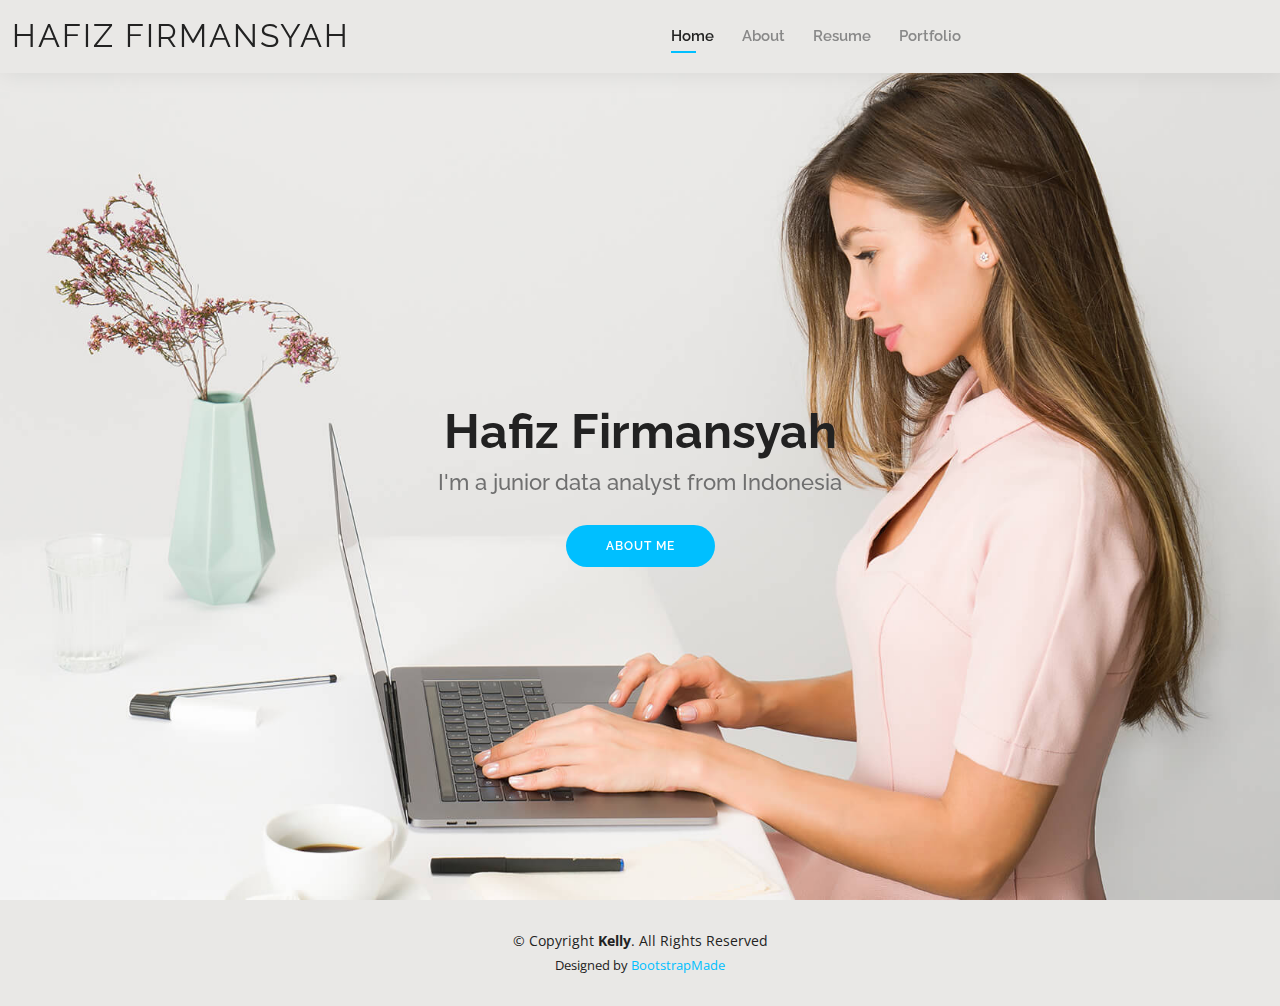
<file: index.html>
<!DOCTYPE html>
<html lang="en">

<head>
  <meta charset="utf-8">
  <meta content="width=device-width, initial-scale=1.0" name="viewport">

  <title>Hafiz Firmansyah</title>
  <meta content="Website portofolio Hafiz Firmansyah" name="description">
  <meta content="portofolio" name="keywords">

  <!-- Favicons -->
  <link href="assets/img/favicon.png" rel="icon">
  <link href="assets/img/apple-touch-icon.png" rel="apple-touch-icon">

  <!-- Google Fonts -->
  <link href="https://fonts.googleapis.com/css?family=Open+Sans:300,300i,400,400i,600,600i,700,700i|Raleway:300,300i,400,400i,500,500i,600,600i,700,700i|Poppins:300,300i,400,400i,500,500i,600,600i,700,700i" rel="stylesheet">

  <!-- Vendor CSS Files -->
  <link href="assets/vendor/aos/aos.css" rel="stylesheet">
  <link href="assets/vendor/bootstrap/css/bootstrap.min.css" rel="stylesheet">
  <link href="assets/vendor/bootstrap-icons/bootstrap-icons.css" rel="stylesheet">
  <link href="assets/vendor/boxicons/css/boxicons.min.css" rel="stylesheet">
  <link href="assets/vendor/glightbox/css/glightbox.min.css" rel="stylesheet">
  <link href="assets/vendor/swiper/swiper-bundle.min.css" rel="stylesheet">

  <!-- Template Main CSS File -->
  <link href="assets/css/style.css" rel="stylesheet">

  <!-- =======================================================
  * Template Name: Kelly
  * Updated: May 30 2023 with Bootstrap v5.3.0
  * Template URL: https://bootstrapmade.com/kelly-free-bootstrap-cv-resume-html-template/
  * Author: BootstrapMade.com
  * License: https://bootstrapmade.com/license/
  ======================================================== -->
</head>

<body>

  <!-- ======= Header ======= -->
  <header id="header" class="fixed-top">
    <div class="container-fluid d-flex justify-content-between align-items-center">

      <h1 class="logo me-auto me-lg-0"><a href="index.html">Hafiz Firmansyah</a></h1>
      <!-- Uncomment below if you prefer to use an image logo -->
      <!-- <a href="index.html" class="logo"><img src="assets/img/logo.png" alt="" class="img-fluid"></a>-->

      <nav id="navbar" class="navbar order-last order-lg-0">
        <ul>
          <li><a class="active" href="index.html">Home</a></li>
          <li><a href="about.html">About</a></li>
          <li><a href="resume.html">Resume</a></li>
          <!-- <li><a href="services.html">Services</a></li> -->
          <li><a href="portfolio.html">Portfolio</a></li>
          <!--  <li><a href="contact.html">Contact</a></li> -->
        </ul>
        <i class="bi bi-list mobile-nav-toggle"></i>
      </nav><!-- .navbar -->

      <div class="header-social-links">
      </div>

    </div>

  </header><!-- End Header -->

  <!-- ======= Hero Section ======= -->
  <section id="hero" class="d-flex align-items-center">
    <div class="container d-flex flex-column align-items-center" data-aos="zoom-in" data-aos-delay="100">
      <h1>Hafiz Firmansyah</h1>
      <h2>I'm a junior data analyst from Indonesia</h2>
      <a href="about.html" class="btn-about">About Me</a>
    </div>
  </section><!-- End Hero -->

  <!-- ======= Footer ======= -->
  <footer id="footer">
    <div class="container">
      <div class="copyright">
        &copy; Copyright <strong><span>Kelly</span></strong>. All Rights Reserved
      </div>
      <div class="credits">
        <!-- All the links in the footer should remain intact. -->
        <!-- You can delete the links only if you purchased the pro version. -->
        <!-- Licensing information: https://bootstrapmade.com/license/ -->
        <!-- Purchase the pro version with working PHP/AJAX contact form: https://bootstrapmade.com/kelly-free-bootstrap-cv-resume-html-template/ -->
        Designed by <a href="https://bootstrapmade.com/">BootstrapMade</a>
      </div>
    </div>
  </footer><!-- End  Footer -->

  <div id="preloader"></div>
  <a href="#" class="back-to-top d-flex align-items-center justify-content-center"><i class="bi bi-arrow-up-short"></i></a>

  <!-- Vendor JS Files -->
  <script src="assets/vendor/purecounter/purecounter_vanilla.js"></script>
  <script src="assets/vendor/aos/aos.js"></script>
  <script src="assets/vendor/bootstrap/js/bootstrap.bundle.min.js"></script>
  <script src="assets/vendor/glightbox/js/glightbox.min.js"></script>
  <script src="assets/vendor/isotope-layout/isotope.pkgd.min.js"></script>
  <script src="assets/vendor/swiper/swiper-bundle.min.js"></script>
  <script src="assets/vendor/waypoints/noframework.waypoints.js"></script>
  <script src="assets/vendor/php-email-form/validate.js"></script>

  <!-- Template Main JS File -->
  <script src="assets/js/main.js"></script>

</body>

</html>
</file>
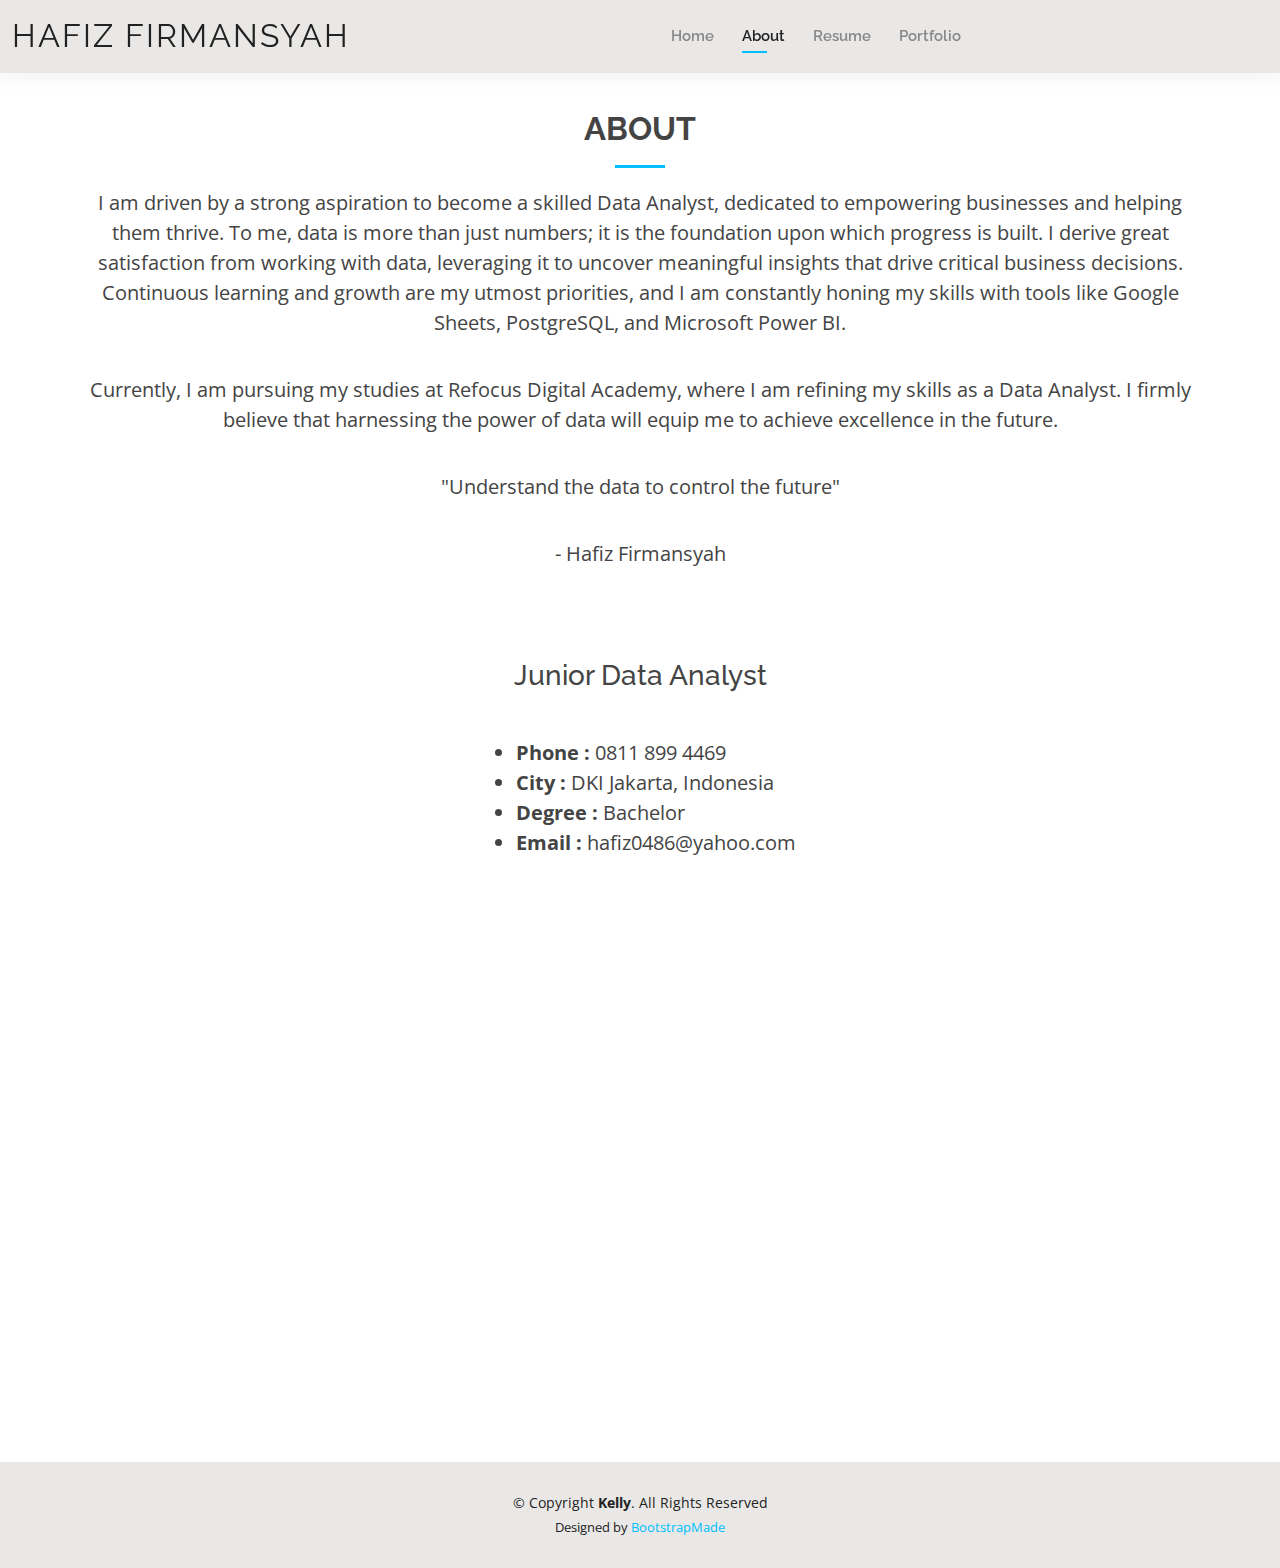
<file: about.html>
<!DOCTYPE html>
<html lang="en">

<head>
  <meta charset="utf-8">
  <meta content="width=device-width, initial-scale=1.0" name="viewport">

  <title>Hafiz Firmansyah</title>
  <meta content="Website portofolio Hafiz Firmansyah" name="description">
  <meta content="portofolio" name="keywords">

  <!-- Favicons -->
  <link href="assets/img/favicon.png" rel="icon">
  <link href="assets/img/apple-touch-icon.png" rel="apple-touch-icon">

  <!-- Google Fonts -->
  <link href="https://fonts.googleapis.com/css?family=Open+Sans:300,300i,400,400i,600,600i,700,700i|Raleway:300,300i,400,400i,500,500i,600,600i,700,700i|Poppins:300,300i,400,400i,500,500i,600,600i,700,700i" rel="stylesheet">

  <!-- Vendor CSS Files -->
  <link href="assets/vendor/aos/aos.css" rel="stylesheet">
  <link href="assets/vendor/bootstrap/css/bootstrap.min.css" rel="stylesheet">
  <link href="assets/vendor/bootstrap-icons/bootstrap-icons.css" rel="stylesheet">
  <link href="assets/vendor/boxicons/css/boxicons.min.css" rel="stylesheet">
  <link href="assets/vendor/glightbox/css/glightbox.min.css" rel="stylesheet">
  <link href="assets/vendor/swiper/swiper-bundle.min.css" rel="stylesheet">

  <!-- Template Main CSS File -->
  <link href="assets/css/style.css" rel="stylesheet">

  <!-- =======================================================
  * Template Name: Kelly
  * Updated: May 30 2023 with Bootstrap v5.3.0
  * Template URL: https://bootstrapmade.com/kelly-free-bootstrap-cv-resume-html-template/
  * Author: BootstrapMade.com
  * License: https://bootstrapmade.com/license/
  ======================================================== -->
</head>

<body>

  <!-- ======= Header ======= -->
  <header id="header" class="fixed-top">
    <div class="container-fluid d-flex justify-content-between align-items-center">

      <h1 class="logo me-auto me-lg-0"><a href="index.html">Hafiz Firmansyah</a></h1>
      <!-- Uncomment below if you prefer to use an image logo -->
      <!-- <a href="index.html" class="logo"><img src="assets/img/logo.png" alt="" class="img-fluid"></a>-->

      <nav id="navbar" class="navbar order-last order-lg-0">
        <ul>
          <li><a href="index.html">Home</a></li>
          <li><a class="active" href="about.html">About</a></li>
          <li><a href="resume.html">Resume</a></li>
          <!-- <li><a href="services.html">Services</a></li> -->
          <li><a href="portfolio.html">Portfolio</a></li>
          <!--  <li><a href="contact.html">Contact</a></li> -->
        </ul>
        <i class="bi bi-list mobile-nav-toggle"></i>
      </nav><!-- .navbar -->

      <div class="header-social-links">
      </div>

    </div>

  </header><!-- End Header -->

  <main id="main">

    <!-- ======= About Section ======= -->
    <section id="about" class="about">
      <div class="container" data-aos="fade-up">

        <div class="section-title">
          <h2>About</h2>
          <p style="font-size:125%;">I am driven by a strong aspiration to become a skilled Data Analyst, dedicated to empowering businesses and helping them thrive. To me, data is more than just numbers; it is the foundation upon which progress is built. I derive great satisfaction from working with data, leveraging it to uncover meaningful insights that drive critical business decisions. Continuous learning and growth are my utmost priorities, and I am constantly honing my skills with tools like Google Sheets, PostgreSQL, and Microsoft Power BI.</p>
          <pre> </pre>
          <p style="font-size:125%;">Currently, I am pursuing my studies at Refocus Digital Academy, where I am refining my skills as a Data Analyst. I firmly believe that harnessing the power of data will equip me to achieve excellence in the future.</p>
          <pre> </pre>
          <p style="font-size:125%;">
            "Understand the data to control the future"
          </p>
          <pre> </pre>
          <p style="font-size:125%;">- Hafiz Firmansyah</p>
        </div>

      </div>

      <section id="about2" class="container d-flex flex-column align-items-center" data-aos="fade-up">
        <h3>Junior Data Analyst</h3>
        <pre> </pre>
        <ul>
          <li style="font-size:125%;"><i class="bi bi-rounded-right"></i> <strong>Phone :</strong> 0811 899 4469 </li>
          <li style="font-size:125%;"><i class="bi bi-rounded-right"></i> <strong>City :</strong> DKI Jakarta, Indonesia</li>
          <li style="font-size:125%;"><i class="bi bi-rounded-right"></i> <strong>Degree :</strong> Bachelor</li>
          <li style="font-size:125%;"><i class="bi bi-rounded-right"></i> <strong>Email :</strong> hafiz0486@yahoo.com</li>
        </ul>
      </section>
    </section><!-- End About Section -->


    

    <!-- ======= Skills Section ======= -->
    <section id="skills" class="skills">
      <div class="container" data-aos="fade-up">

        <div class="section-title">
          <h2>Skills</h2>
          <p style="font-size:125%;">I possess a diverse range of technical skills that enable me to effectively process and analyze data, utilizing various tools to import, query, visualize, and provide a seamless analytical experience. I am proficient in the following</p>
        </div>

        <div class="row skills-content">

          <div class="col-lg-6">

            <div class="progress">
              <span class="skill" style="font-size:150%;">Power BI <i class="val">100%</i></span>
              <div class="progress-bar-wrap">
                <div class="progress-bar" role="progressbar" aria-valuenow="100" aria-valuemin="0" aria-valuemax="100"></div>
              </div>
            </div>

            <div class="progress">
              <span class="skill" style="font-size:150%;">PostgreSQl <i class="val">100%</i></span>
              <div class="progress-bar-wrap">
                <div class="progress-bar" role="progressbar" aria-valuenow="100" aria-valuemin="0" aria-valuemax="100"></div>
              </div>
            </div>

            <div class="progress">
              <span class="skill" style="font-size:150%;">Jupyter Phyton <i class="val">75%</i></span>
              <div class="progress-bar-wrap">
                <div class="progress-bar" role="progressbar" aria-valuenow="75" aria-valuemin="0" aria-valuemax="100"></div>
              </div>
            </div>

          </div>

          <div class="col-lg-6">

            <div class="progress">
              <span class="skill" style="font-size:150%;">Delphi <i class="val">100%</i></span>
              <div class="progress-bar-wrap">
                <div class="progress-bar" role="progressbar" aria-valuenow="100" aria-valuemin="0" aria-valuemax="100"></div>
              </div>
            </div>

            <div class="progress">
              <span class="skill" style="font-size:150%;">Spreadsheet <i class="val">80%</i></span>
              <div class="progress-bar-wrap">
                <div class="progress-bar" role="progressbar" aria-valuenow="80" aria-valuemin="0" aria-valuemax="100"></div>
              </div>
            </div>
          
          </div>

        </div>

      </div>
    </section><!-- End Skills Section -->

  </main><!-- End #main -->

  <!-- ======= Footer ======= -->
  <footer id="footer">
    <div class="container">
      <div class="copyright">
        &copy; Copyright <strong><span>Kelly</span></strong>. All Rights Reserved
      </div>
      <div class="credits">
        <!-- All the links in the footer should remain intact. -->
        <!-- You can delete the links only if you purchased the pro version. -->
        <!-- Licensing information: https://bootstrapmade.com/license/ -->
        <!-- Purchase the pro version with working PHP/AJAX contact form: https://bootstrapmade.com/kelly-free-bootstrap-cv-resume-html-template/ -->
        Designed by <a href="https://bootstrapmade.com/">BootstrapMade</a>
      </div>
    </div>
  </footer><!-- End  Footer -->

  <div id="preloader"></div>
  <a href="#" class="back-to-top d-flex align-items-center justify-content-center"><i class="bi bi-arrow-up-short"></i></a>

  <!-- Vendor JS Files -->
  <script src="assets/vendor/purecounter/purecounter_vanilla.js"></script>
  <script src="assets/vendor/aos/aos.js"></script>
  <script src="assets/vendor/bootstrap/js/bootstrap.bundle.min.js"></script>
  <script src="assets/vendor/glightbox/js/glightbox.min.js"></script>
  <script src="assets/vendor/isotope-layout/isotope.pkgd.min.js"></script>
  <script src="assets/vendor/swiper/swiper-bundle.min.js"></script>
  <script src="assets/vendor/waypoints/noframework.waypoints.js"></script>
  <script src="assets/vendor/php-email-form/validate.js"></script>

  <!-- Template Main JS File -->
  <script src="assets/js/main.js"></script>

</body>

</html>
</file>
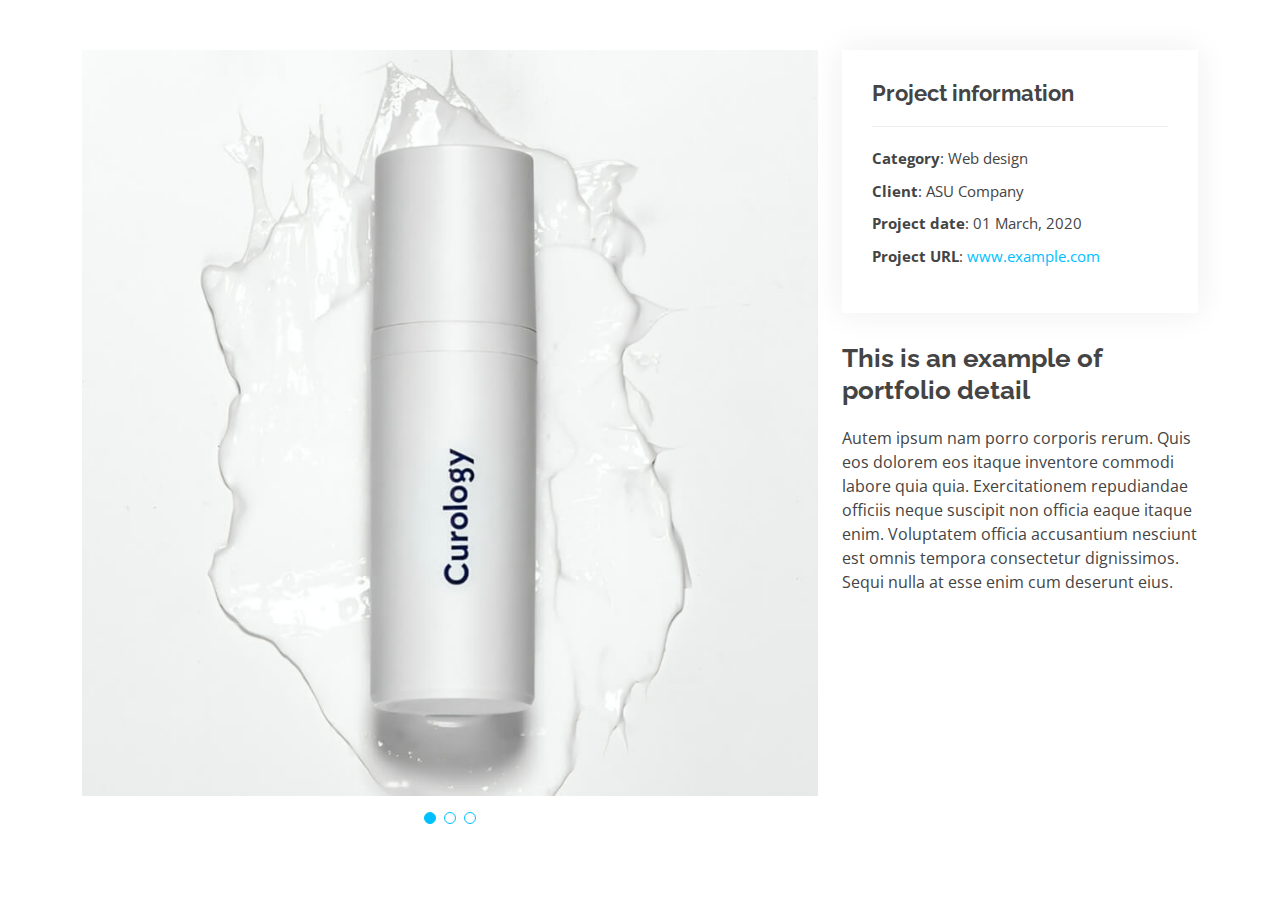
<file: portfolio-details.html>
<!DOCTYPE html>
<html lang="en">

<head>
  <meta charset="utf-8">
  <meta content="width=device-width, initial-scale=1.0" name="viewport">

  <title>Portfolio Details - Kelly Bootstrap Template</title>
  <meta content="" name="description">
  <meta content="" name="keywords">

  <!-- Favicons -->
  <link href="assets/img/favicon.png" rel="icon">
  <link href="assets/img/apple-touch-icon.png" rel="apple-touch-icon">

  <!-- Google Fonts -->
  <link href="https://fonts.googleapis.com/css?family=Open+Sans:300,300i,400,400i,600,600i,700,700i|Raleway:300,300i,400,400i,500,500i,600,600i,700,700i|Poppins:300,300i,400,400i,500,500i,600,600i,700,700i" rel="stylesheet">

  <!-- Vendor CSS Files -->
  <link href="assets/vendor/aos/aos.css" rel="stylesheet">
  <link href="assets/vendor/bootstrap/css/bootstrap.min.css" rel="stylesheet">
  <link href="assets/vendor/bootstrap-icons/bootstrap-icons.css" rel="stylesheet">
  <link href="assets/vendor/boxicons/css/boxicons.min.css" rel="stylesheet">
  <link href="assets/vendor/glightbox/css/glightbox.min.css" rel="stylesheet">
  <link href="assets/vendor/swiper/swiper-bundle.min.css" rel="stylesheet">

  <!-- Template Main CSS File -->
  <link href="assets/css/style.css" rel="stylesheet">

  <!-- =======================================================
  * Template Name: Kelly
  * Updated: May 30 2023 with Bootstrap v5.3.0
  * Template URL: https://bootstrapmade.com/kelly-free-bootstrap-cv-resume-html-template/
  * Author: BootstrapMade.com
  * License: https://bootstrapmade.com/license/
  ======================================================== -->
</head>

<body>

  <main id="main">

    <!-- ======= Portfolio Details Section ======= -->
    <section id="portfolio-details" class="portfolio-details">
      <div class="container">

        <div class="row gy-4">

          <div class="col-lg-8">
            <div class="portfolio-details-slider swiper">
              <div class="swiper-wrapper align-items-center">

                <div class="swiper-slide">
                  <img src="assets/img/portfolio/portfolio-1.jpg" alt="">
                </div>

                <div class="swiper-slide">
                  <img src="assets/img/portfolio/portfolio-2.jpg" alt="">
                </div>

                <div class="swiper-slide">
                  <img src="assets/img/portfolio/portfolio-3.jpg" alt="">
                </div>

              </div>
              <div class="swiper-pagination"></div>
            </div>
          </div>

          <div class="col-lg-4">
            <div class="portfolio-info">
              <h3>Project information</h3>
              <ul>
                <li><strong>Category</strong>: Web design</li>
                <li><strong>Client</strong>: ASU Company</li>
                <li><strong>Project date</strong>: 01 March, 2020</li>
                <li><strong>Project URL</strong>: <a href="#">www.example.com</a></li>
              </ul>
            </div>
            <div class="portfolio-description">
              <h2>This is an example of portfolio detail</h2>
              <p>
                Autem ipsum nam porro corporis rerum. Quis eos dolorem eos itaque inventore commodi labore quia quia. Exercitationem repudiandae officiis neque suscipit non officia eaque itaque enim. Voluptatem officia accusantium nesciunt est omnis tempora consectetur dignissimos. Sequi nulla at esse enim cum deserunt eius.
              </p>
            </div>
          </div>

        </div>

      </div>
    </section><!-- End Portfolio Details Section -->

  </main><!-- End #main -->

  <div id="preloader"></div>
  <a href="#" class="back-to-top d-flex align-items-center justify-content-center"><i class="bi bi-arrow-up-short"></i></a>

  <!-- Vendor JS Files -->
  <script src="assets/vendor/purecounter/purecounter_vanilla.js"></script>
  <script src="assets/vendor/aos/aos.js"></script>
  <script src="assets/vendor/bootstrap/js/bootstrap.bundle.min.js"></script>
  <script src="assets/vendor/glightbox/js/glightbox.min.js"></script>
  <script src="assets/vendor/isotope-layout/isotope.pkgd.min.js"></script>
  <script src="assets/vendor/swiper/swiper-bundle.min.js"></script>
  <script src="assets/vendor/waypoints/noframework.waypoints.js"></script>
  <script src="assets/vendor/php-email-form/validate.js"></script>

  <!-- Template Main JS File -->
  <script src="assets/js/main.js"></script>

</body>

</html>
</file>
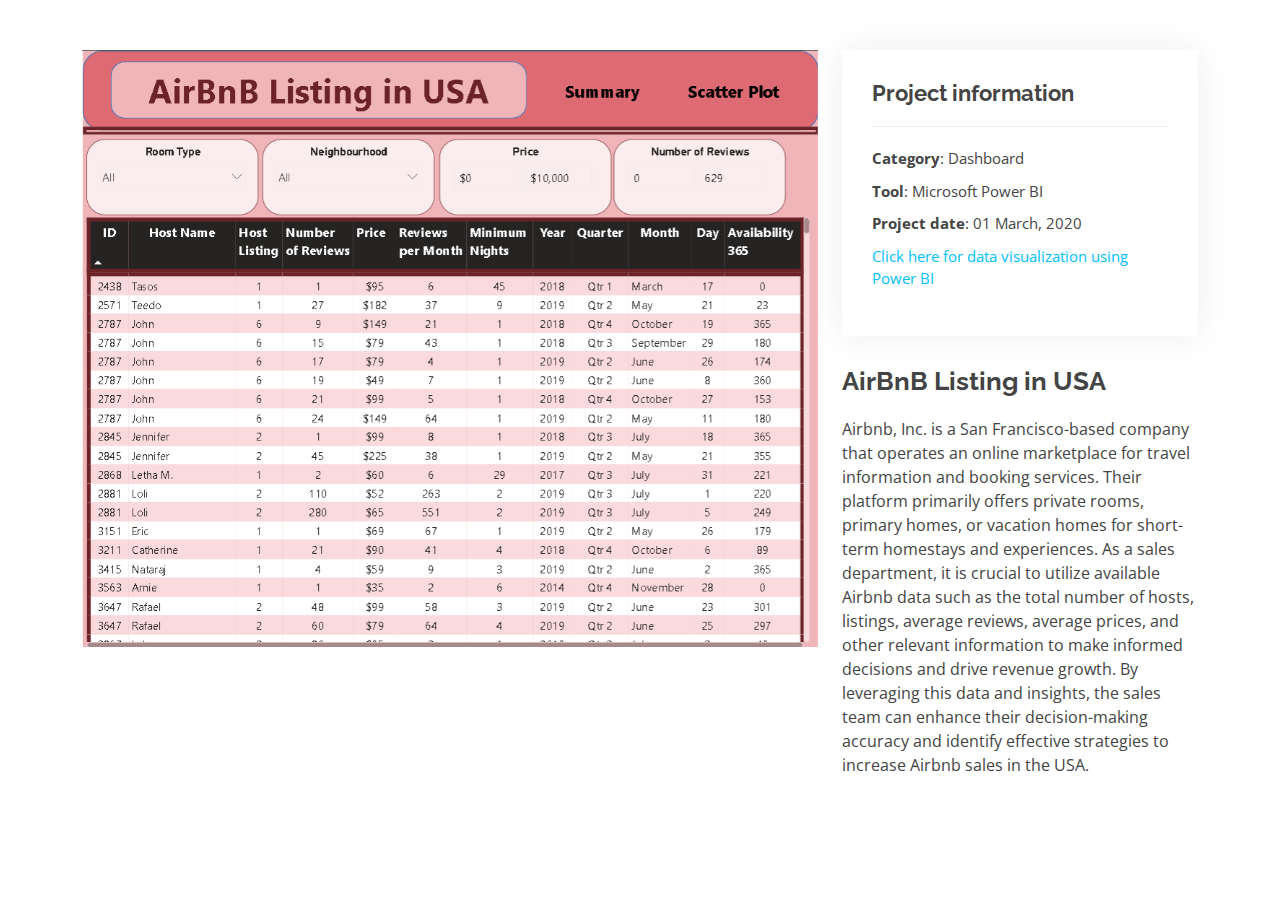
<file: portfolio-details_AirBnB_Listing_in_USA.html>
<!DOCTYPE html>
<html lang="en">

<head>
  <meta charset="utf-8">
  <meta content="width=device-width, initial-scale=1.0" name="viewport">

  <title>Portfolio Details - Kelly Bootstrap Template</title>
  <meta content="" name="description">
  <meta content="" name="keywords">

  <!-- Favicons -->
  <link href="assets/img/favicon.png" rel="icon">
  <link href="assets/img/apple-touch-icon.png" rel="apple-touch-icon">

  <!-- Google Fonts -->
  <link href="https://fonts.googleapis.com/css?family=Open+Sans:300,300i,400,400i,600,600i,700,700i|Raleway:300,300i,400,400i,500,500i,600,600i,700,700i|Poppins:300,300i,400,400i,500,500i,600,600i,700,700i" rel="stylesheet">

  <!-- Vendor CSS Files -->
  <link href="assets/vendor/aos/aos.css" rel="stylesheet">
  <link href="assets/vendor/bootstrap/css/bootstrap.min.css" rel="stylesheet">
  <link href="assets/vendor/bootstrap-icons/bootstrap-icons.css" rel="stylesheet">
  <link href="assets/vendor/boxicons/css/boxicons.min.css" rel="stylesheet">
  <link href="assets/vendor/glightbox/css/glightbox.min.css" rel="stylesheet">
  <link href="assets/vendor/swiper/swiper-bundle.min.css" rel="stylesheet">

  <!-- Template Main CSS File -->
  <link href="assets/css/style.css" rel="stylesheet">

  <!-- =======================================================
  * Template Name: Kelly
  * Updated: May 30 2023 with Bootstrap v5.3.0
  * Template URL: https://bootstrapmade.com/kelly-free-bootstrap-cv-resume-html-template/
  * Author: BootstrapMade.com
  * License: https://bootstrapmade.com/license/
  ======================================================== -->
</head>

<body>

  <main id="main">

    <!-- ======= Portfolio Details Section ======= -->
    <section id="portfolio-details" class="portfolio-details">
      <div class="container">

        <div class="row gy-4">

          <div class="col-lg-8">
            <div class="portfolio-details-slider swiper">


                <div class="swiper-slide">
                  <img src="assets/img/portfolio/AirBnB_Listing_in_USA.jpg" alt="">
                </div>


                
            </div>
          </div>

          <div class="col-lg-4">
            <div class="portfolio-info">
              <h3>Project information</h3>
              <ul>
                <li><strong>Category</strong>: Dashboard</li>
                <li><strong>Tool</strong>: Microsoft Power BI</li>
                <li><strong>Project date</strong>: 01 March, 2020</li>
                <li><strong></strong>            
                  <a href="https://app.powerbi.com/view?r=eyJrIjoiNjViYTMyZjItYTZhMy00MzU2LThkOGYtNDk5ZWMwNGVjNWM3IiwidCI6ImRmODY3OWNkLWE4MGUtNDVkOC05OWFjLWM4M2VkN2ZmOTVhMCJ9&pageName=ReportSection">
                    Click here for data visualization using Power BI</a></li>
              </ul>
            </div>
            <div class="portfolio-description">
              <h2>AirBnB Listing in USA</h2>
              <p >
                Airbnb, Inc. is a San Francisco-based company that operates an online marketplace for travel information and booking services. Their platform primarily offers private rooms, primary homes, or vacation homes for short-term homestays and experiences. As a sales department, it is crucial to utilize available Airbnb data such as the total number of hosts, listings, average reviews, average prices, and other relevant information to make informed decisions and drive revenue growth. By leveraging this data and insights, the sales team can enhance their decision-making accuracy and identify effective strategies to increase Airbnb sales in the USA.
              </p>
            </div>
          </div>

        </div>

      </div>
    </section><!-- End Portfolio Details Section -->

  </main><!-- End #main -->

  <div id="preloader"></div>
  <a href="#" class="back-to-top d-flex align-items-center justify-content-center"><i class="bi bi-arrow-up-short"></i></a>

  <!-- Vendor JS Files -->
  <script src="assets/vendor/purecounter/purecounter_vanilla.js"></script>
  <script src="assets/vendor/aos/aos.js"></script>
  <script src="assets/vendor/bootstrap/js/bootstrap.bundle.min.js"></script>
  <script src="assets/vendor/glightbox/js/glightbox.min.js"></script>
  <script src="assets/vendor/isotope-layout/isotope.pkgd.min.js"></script>
  <script src="assets/vendor/swiper/swiper-bundle.min.js"></script>
  <script src="assets/vendor/waypoints/noframework.waypoints.js"></script>
  <script src="assets/vendor/php-email-form/validate.js"></script>

  <!-- Template Main JS File -->
  <script src="assets/js/main.js"></script>

</body>

</html>
</file>
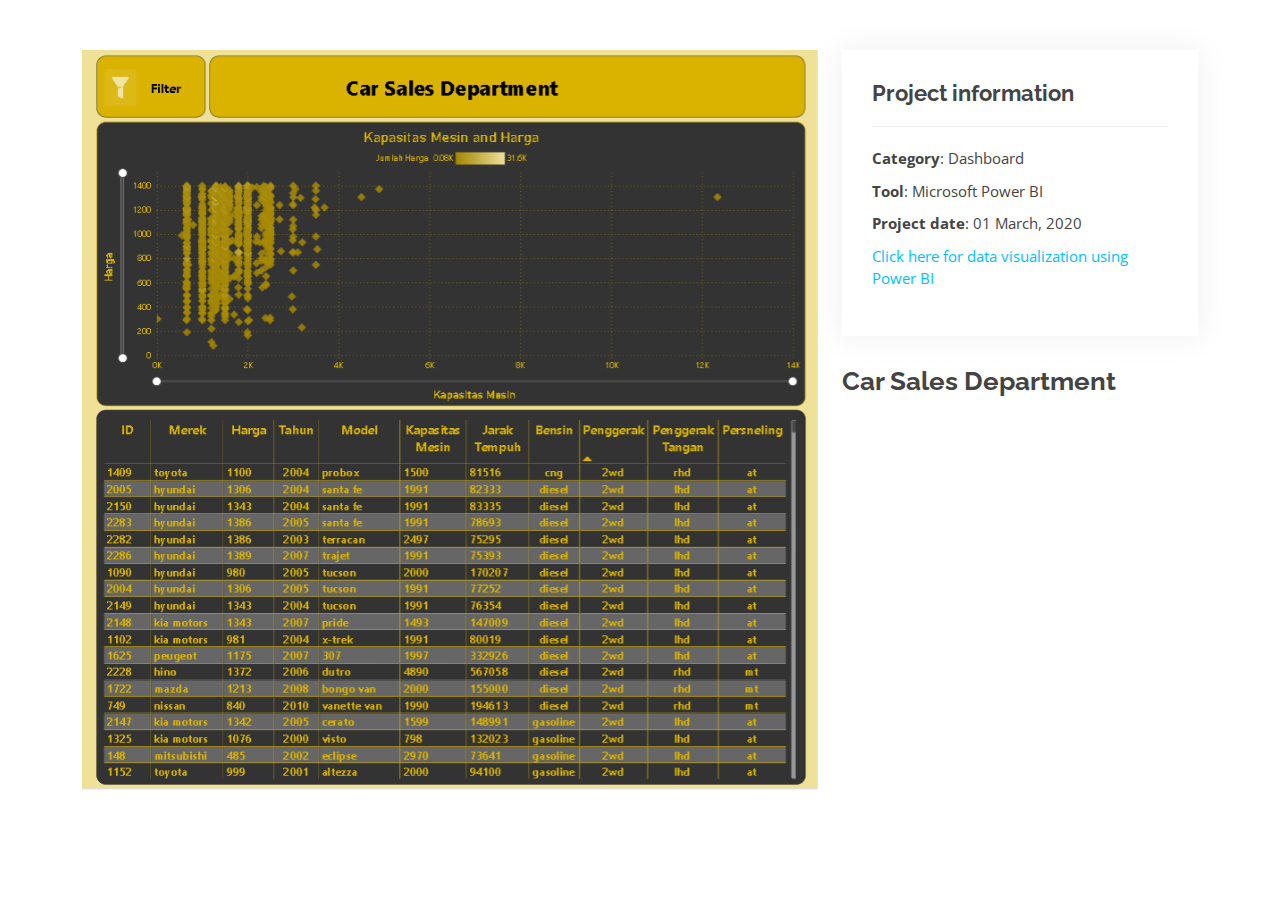
<file: portfolio-details_Car_Sales_Department.html>
<!DOCTYPE html>
<html lang="en">

<head>
  <meta charset="utf-8">
  <meta content="width=device-width, initial-scale=1.0" name="viewport">

  <title>Portfolio Details - Kelly Bootstrap Template</title>
  <meta content="" name="description">
  <meta content="" name="keywords">

  <!-- Favicons -->
  <link href="assets/img/favicon.png" rel="icon">
  <link href="assets/img/apple-touch-icon.png" rel="apple-touch-icon">

  <!-- Google Fonts -->
  <link href="https://fonts.googleapis.com/css?family=Open+Sans:300,300i,400,400i,600,600i,700,700i|Raleway:300,300i,400,400i,500,500i,600,600i,700,700i|Poppins:300,300i,400,400i,500,500i,600,600i,700,700i" rel="stylesheet">

  <!-- Vendor CSS Files -->
  <link href="assets/vendor/aos/aos.css" rel="stylesheet">
  <link href="assets/vendor/bootstrap/css/bootstrap.min.css" rel="stylesheet">
  <link href="assets/vendor/bootstrap-icons/bootstrap-icons.css" rel="stylesheet">
  <link href="assets/vendor/boxicons/css/boxicons.min.css" rel="stylesheet">
  <link href="assets/vendor/glightbox/css/glightbox.min.css" rel="stylesheet">
  <link href="assets/vendor/swiper/swiper-bundle.min.css" rel="stylesheet">

  <!-- Template Main CSS File -->
  <link href="assets/css/style.css" rel="stylesheet">

  <!-- =======================================================
  * Template Name: Kelly
  * Updated: May 30 2023 with Bootstrap v5.3.0
  * Template URL: https://bootstrapmade.com/kelly-free-bootstrap-cv-resume-html-template/
  * Author: BootstrapMade.com
  * License: https://bootstrapmade.com/license/
  ======================================================== -->
</head>

<body>

  <main id="main">

    <!-- ======= Portfolio Details Section ======= -->
    <section id="portfolio-details" class="portfolio-details">
      <div class="container">

        <div class="row gy-4">

          <div class="col-lg-8">
            <div class="portfolio-details-slider swiper">


                <div class="swiper-slide">
                  <img src="assets/img/portfolio/Car_Sales_Department.jpg" alt="">
                </div>


                
            </div>
          </div>

          <div class="col-lg-4">
            <div class="portfolio-info">
              <h3>Project information</h3>
              <ul>
                <li><strong>Category</strong>: Dashboard</li>
                <li><strong>Tool</strong>: Microsoft Power BI</li>
                <li><strong>Project date</strong>: 01 March, 2020</li>
                <li><strong></strong>           
                  <a href="https://app.powerbi.com/view?r=eyJrIjoiMDRlMjNiMmEtZDMzOC00MjIxLThmYjktMmUwMmQwMmQ5ZjNiIiwidCI6ImRmODY3OWNkLWE4MGUtNDVkOC05OWFjLWM4M2VkN2ZmOTVhMCJ9&pageName=ReportSection8e1f7fd00966969218ae">
                    Click here for data visualization using Power BI</a></li>
              </ul>
            </div>
            <div class="portfolio-description">
              <h2>Car Sales Department</h2>
              <p >

              </p>
            </div>
          </div>

        </div>

      </div>
    </section><!-- End Portfolio Details Section -->

  </main><!-- End #main -->

  <div id="preloader"></div>
  <a href="#" class="back-to-top d-flex align-items-center justify-content-center"><i class="bi bi-arrow-up-short"></i></a>

  <!-- Vendor JS Files -->
  <script src="assets/vendor/purecounter/purecounter_vanilla.js"></script>
  <script src="assets/vendor/aos/aos.js"></script>
  <script src="assets/vendor/bootstrap/js/bootstrap.bundle.min.js"></script>
  <script src="assets/vendor/glightbox/js/glightbox.min.js"></script>
  <script src="assets/vendor/isotope-layout/isotope.pkgd.min.js"></script>
  <script src="assets/vendor/swiper/swiper-bundle.min.js"></script>
  <script src="assets/vendor/waypoints/noframework.waypoints.js"></script>
  <script src="assets/vendor/php-email-form/validate.js"></script>

  <!-- Template Main JS File -->
  <script src="assets/js/main.js"></script>

</body>

</html>
</file>
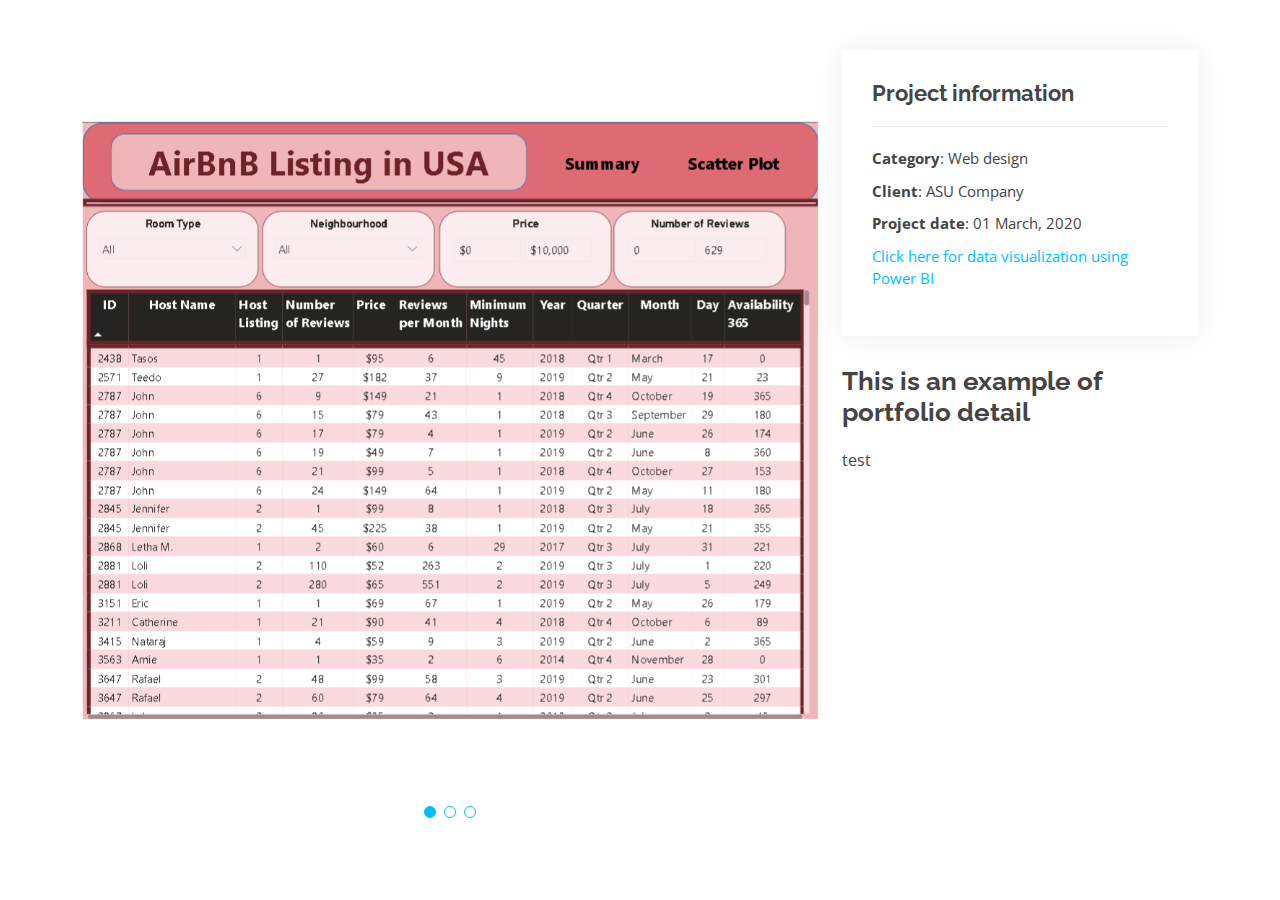
<file: portfolio-details_data.html>
<!DOCTYPE html>
<html lang="en">

<head>
  <meta charset="utf-8">
  <meta content="width=device-width, initial-scale=1.0" name="viewport">

  <title>Hafiz Firmansyah</title>
  <meta content="Website portofolio Hafiz Firmansyah" name="description">
  <meta content="portofolio" name="keywords">

  <!-- Favicons -->
  <link href="assets/img/favicon.png" rel="icon">
  <link href="assets/img/apple-touch-icon.png" rel="apple-touch-icon">

  <!-- Google Fonts -->
  <link href="https://fonts.googleapis.com/css?family=Open+Sans:300,300i,400,400i,600,600i,700,700i|Raleway:300,300i,400,400i,500,500i,600,600i,700,700i|Poppins:300,300i,400,400i,500,500i,600,600i,700,700i" rel="stylesheet">

  <!-- Vendor CSS Files -->
  <link href="assets/vendor/aos/aos.css" rel="stylesheet">
  <link href="assets/vendor/bootstrap/css/bootstrap.min.css" rel="stylesheet">
  <link href="assets/vendor/bootstrap-icons/bootstrap-icons.css" rel="stylesheet">
  <link href="assets/vendor/boxicons/css/boxicons.min.css" rel="stylesheet">
  <link href="assets/vendor/glightbox/css/glightbox.min.css" rel="stylesheet">
  <link href="assets/vendor/swiper/swiper-bundle.min.css" rel="stylesheet">

  <!-- Template Main CSS File -->
  <link href="assets/css/style.css" rel="stylesheet">

  <!-- =======================================================
  * Template Name: Kelly
  * Updated: May 30 2023 with Bootstrap v5.3.0
  * Template URL: https://bootstrapmade.com/kelly-free-bootstrap-cv-resume-html-template/
  * Author: BootstrapMade.com
  * License: https://bootstrapmade.com/license/
  ======================================================== -->
</head>

<body>

  <main id="main">

    <!-- ======= Portfolio Details Section ======= -->
    <section id="portfolio-details" class="portfolio-details">
      
      <div class="container">

        <div class="row gy-4">

          <div class="col-lg-8">
            <div class="portfolio-details-slider swiper">
              <div class="swiper-wrapper align-items-center">

                <div class="swiper-slide">
                  <img src="assets/img/portfolio/AirBnB_Listing_in_USA.jpg" alt="">
                </div>

                <div class="swiper-slide">
                  <img src="assets/img/portfolio/Supermarket_Sales_Dashboard.jpg" alt="">
                </div>

                <div class="swiper-slide">
                  <img src="assets/img/portfolio/Car_Sales_Department.jpg" alt="">
                </div>

              </div>
              <div class="swiper-pagination"></div>
            </div>
          </div>

          <div class="col-lg-4">
            <div class="portfolio-info">
              <h3>Project information</h3>
              <ul>
                <li><strong>Category</strong>: Web design</li>
                <li><strong>Client</strong>: ASU Company</li>
                <li><strong>Project date</strong>: 01 March, 2020</li>
                <li>
                  <a id="link" href="">
                  Click here for data visualization using Power BI</a></li>
              </ul>
            </div>
            <div class="portfolio-description">
              <h2>This is an example of portfolio detail</h2>
              <p>
                test
              </p>
            </div>
          </div>


        </div>

      </div>
      
    </section><!-- End Portfolio Details Section -->

  </main><!-- End #main -->

  <div id="preloader"></div>
  <a href="#" class="back-to-top d-flex align-items-center justify-content-center"><i class="bi bi-arrow-up-short"></i></a>

  <!-- Vendor JS Files -->
  <script src="assets/vendor/purecounter/purecounter_vanilla.js"></script>
  <script src="assets/vendor/aos/aos.js"></script>
  <script src="assets/vendor/bootstrap/js/bootstrap.bundle.min.js"></script>
  <script src="assets/vendor/glightbox/js/glightbox.min.js"></script>
  <script src="assets/vendor/isotope-layout/isotope.pkgd.min.js"></script>
  <script src="assets/vendor/swiper/swiper-bundle.min.js"></script>
  <script src="assets/vendor/waypoints/noframework.waypoints.js"></script>
  <script src="assets/vendor/php-email-form/validate.js"></script>

  <!-- Template Main JS File -->
  <script src="assets/js/main.js"></script>

</body>

</html>
</file>
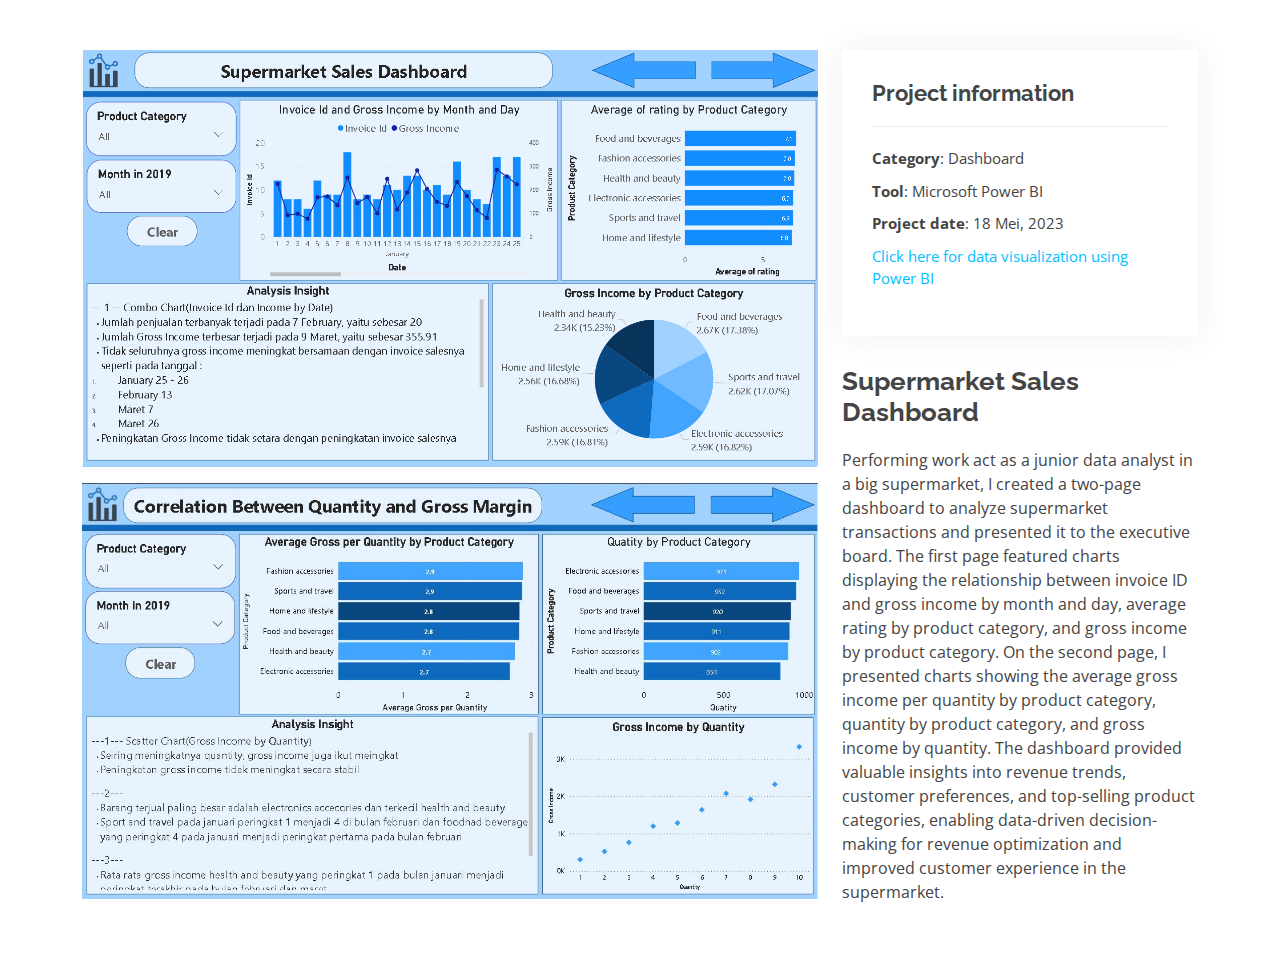
<file: portfolio-details_Supermarket_Sales_Dashboard.html>
<!DOCTYPE html>
<html lang="en">

<head>
  <meta charset="utf-8">
  <meta content="width=device-width, initial-scale=1.0" name="viewport">

  <title>Portfolio Details - Kelly Bootstrap Template</title>
  <meta content="" name="description">
  <meta content="" name="keywords">

  <!-- Favicons -->
  <link href="assets/img/favicon.png" rel="icon">
  <link href="assets/img/apple-touch-icon.png" rel="apple-touch-icon">

  <!-- Google Fonts -->
  <link href="https://fonts.googleapis.com/css?family=Open+Sans:300,300i,400,400i,600,600i,700,700i|Raleway:300,300i,400,400i,500,500i,600,600i,700,700i|Poppins:300,300i,400,400i,500,500i,600,600i,700,700i" rel="stylesheet">

  <!-- Vendor CSS Files -->
  <link href="assets/vendor/aos/aos.css" rel="stylesheet">
  <link href="assets/vendor/bootstrap/css/bootstrap.min.css" rel="stylesheet">
  <link href="assets/vendor/bootstrap-icons/bootstrap-icons.css" rel="stylesheet">
  <link href="assets/vendor/boxicons/css/boxicons.min.css" rel="stylesheet">
  <link href="assets/vendor/glightbox/css/glightbox.min.css" rel="stylesheet">
  <link href="assets/vendor/swiper/swiper-bundle.min.css" rel="stylesheet">

  <!-- Template Main CSS File -->
  <link href="assets/css/style.css" rel="stylesheet">

  <!-- =======================================================
  * Template Name: Kelly
  * Updated: May 30 2023 with Bootstrap v5.3.0
  * Template URL: https://bootstrapmade.com/kelly-free-bootstrap-cv-resume-html-template/
  * Author: BootstrapMade.com
  * License: https://bootstrapmade.com/license/
  ======================================================== -->
</head>

<body>

  <main id="main">

    <!-- ======= Portfolio Details Section ======= -->
    <section id="portfolio-details" class="portfolio-details">
      <div class="container">

        <div class="row gy-4">

          <div class="col-lg-8">
            <div class="portfolio-details-slider swiper">


                <div class="swiper-slide">
                  <img src="assets/img/portfolio/Supermarket_Sales_Dashboard_1.jpg" alt="">
                  <pre></pre>
                  <img src="assets/img/portfolio/Supermarket_Sales_Dashboard_2.jpg" alt="">
                </div>


                
            </div>
          </div>

          <div class="col-lg-4">
            <div class="portfolio-info">
              <h3>Project information</h3>
              <ul>
                <li><strong>Category</strong>: Dashboard</li>
                <li><strong>Tool</strong>: Microsoft Power BI</li>
                <li><strong>Project date</strong>: 18 Mei, 2023</li>
                <li><strong></strong>           
                  <a href="https://app.powerbi.com/view?r=eyJrIjoiOGRhODg0ZDYtY2Q4Yi00ZjkwLWE2NjItNzdiYWRlMDMzMDk1IiwidCI6ImRmODY3OWNkLWE4MGUtNDVkOC05OWFjLWM4M2VkN2ZmOTVhMCJ9&pageName=ReportSection">
                    Click here for data visualization using Power BI</a></li>
              </ul>
            </div>
            <div class="portfolio-description">
              <h2>Supermarket Sales Dashboard</h2>
              <p >
                Performing work act as a junior data analyst in a big supermarket, I created a two-page dashboard to analyze supermarket transactions and presented it to the executive board. The first page featured charts displaying the relationship between invoice ID and gross income by month and day, average rating by product category, and gross income by product category. On the second page, I presented charts showing the average gross income per quantity by product category, quantity by product category, and gross income by quantity. The dashboard provided valuable insights into revenue trends, customer preferences, and top-selling product categories, enabling data-driven decision-making for revenue optimization and improved customer experience in the supermarket.
              </p>
            </div>
          </div>

        </div>

      </div>
    </section><!-- End Portfolio Details Section -->

  </main><!-- End #main -->

  <div id="preloader"></div>
  <a href="#" class="back-to-top d-flex align-items-center justify-content-center"><i class="bi bi-arrow-up-short"></i></a>

  <!-- Vendor JS Files -->
  <script src="assets/vendor/purecounter/purecounter_vanilla.js"></script>
  <script src="assets/vendor/aos/aos.js"></script>
  <script src="assets/vendor/bootstrap/js/bootstrap.bundle.min.js"></script>
  <script src="assets/vendor/glightbox/js/glightbox.min.js"></script>
  <script src="assets/vendor/isotope-layout/isotope.pkgd.min.js"></script>
  <script src="assets/vendor/swiper/swiper-bundle.min.js"></script>
  <script src="assets/vendor/waypoints/noframework.waypoints.js"></script>
  <script src="assets/vendor/php-email-form/validate.js"></script>

  <!-- Template Main JS File -->
  <script src="assets/js/main.js"></script>

</body>

</html>
</file>
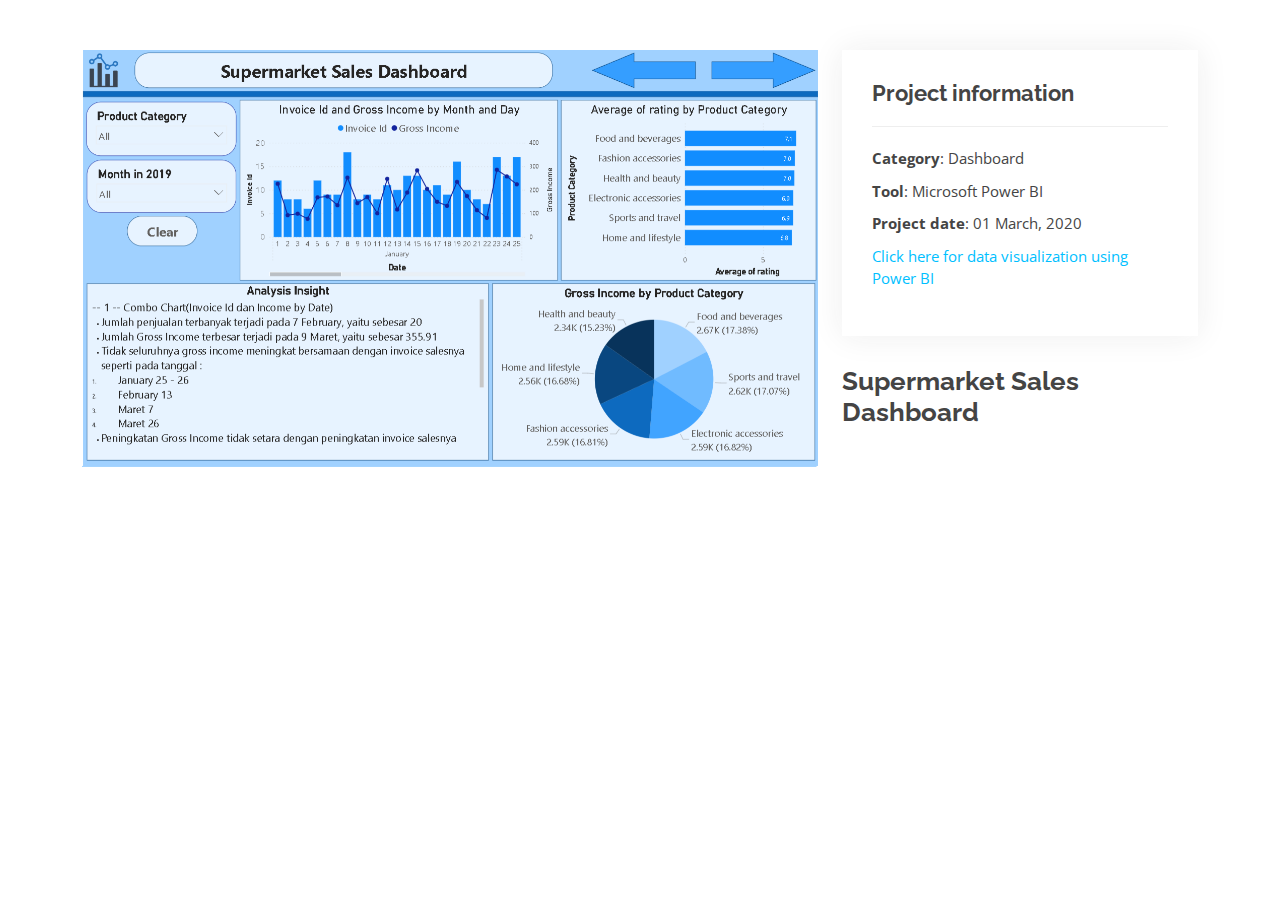
<file: portfolio-details_Supermarket_Sales_Dashboard.jpg.html>
<!DOCTYPE html>
<html lang="en">

<head>
  <meta charset="utf-8">
  <meta content="width=device-width, initial-scale=1.0" name="viewport">

  <title>Portfolio Details - Kelly Bootstrap Template</title>
  <meta content="" name="description">
  <meta content="" name="keywords">

  <!-- Favicons -->
  <link href="assets/img/favicon.png" rel="icon">
  <link href="assets/img/apple-touch-icon.png" rel="apple-touch-icon">

  <!-- Google Fonts -->
  <link href="https://fonts.googleapis.com/css?family=Open+Sans:300,300i,400,400i,600,600i,700,700i|Raleway:300,300i,400,400i,500,500i,600,600i,700,700i|Poppins:300,300i,400,400i,500,500i,600,600i,700,700i" rel="stylesheet">

  <!-- Vendor CSS Files -->
  <link href="assets/vendor/aos/aos.css" rel="stylesheet">
  <link href="assets/vendor/bootstrap/css/bootstrap.min.css" rel="stylesheet">
  <link href="assets/vendor/bootstrap-icons/bootstrap-icons.css" rel="stylesheet">
  <link href="assets/vendor/boxicons/css/boxicons.min.css" rel="stylesheet">
  <link href="assets/vendor/glightbox/css/glightbox.min.css" rel="stylesheet">
  <link href="assets/vendor/swiper/swiper-bundle.min.css" rel="stylesheet">

  <!-- Template Main CSS File -->
  <link href="assets/css/style.css" rel="stylesheet">

  <!-- =======================================================
  * Template Name: Kelly
  * Updated: May 30 2023 with Bootstrap v5.3.0
  * Template URL: https://bootstrapmade.com/kelly-free-bootstrap-cv-resume-html-template/
  * Author: BootstrapMade.com
  * License: https://bootstrapmade.com/license/
  ======================================================== -->
</head>

<body>

  <main id="main">

    <!-- ======= Portfolio Details Section ======= -->
    <section id="portfolio-details" class="portfolio-details">
      <div class="container">

        <div class="row gy-4">

          <div class="col-lg-8">
            <div class="portfolio-details-slider swiper">


                <div class="swiper-slide">
                  <img src="assets/img/portfolio/Supermarket_Sales_Dashboard.jpg" alt="">
                </div>


                
            </div>
          </div>

          <div class="col-lg-4">
            <div class="portfolio-info">
              <h3>Project information</h3>
              <ul>
                <li><strong>Category</strong>: Dashboard</li>
                <li><strong>Tool</strong>: Microsoft Power BI</li>
                <li><strong>Project date</strong>: 01 March, 2020</li>
                <li><strong></strong>           
                  <a href="https://app.powerbi.com/view?r=eyJrIjoiOGRhODg0ZDYtY2Q4Yi00ZjkwLWE2NjItNzdiYWRlMDMzMDk1IiwidCI6ImRmODY3OWNkLWE4MGUtNDVkOC05OWFjLWM4M2VkN2ZmOTVhMCJ9&pageName=ReportSection">
                    Click here for data visualization using Power BI</a></li>
              </ul>
            </div>
            <div class="portfolio-description">
              <h2>Supermarket Sales Dashboard</h2>
              <p >
                
              </p>
            </div>
          </div>

        </div>

      </div>
    </section><!-- End Portfolio Details Section -->

  </main><!-- End #main -->

  <div id="preloader"></div>
  <a href="#" class="back-to-top d-flex align-items-center justify-content-center"><i class="bi bi-arrow-up-short"></i></a>

  <!-- Vendor JS Files -->
  <script src="assets/vendor/purecounter/purecounter_vanilla.js"></script>
  <script src="assets/vendor/aos/aos.js"></script>
  <script src="assets/vendor/bootstrap/js/bootstrap.bundle.min.js"></script>
  <script src="assets/vendor/glightbox/js/glightbox.min.js"></script>
  <script src="assets/vendor/isotope-layout/isotope.pkgd.min.js"></script>
  <script src="assets/vendor/swiper/swiper-bundle.min.js"></script>
  <script src="assets/vendor/waypoints/noframework.waypoints.js"></script>
  <script src="assets/vendor/php-email-form/validate.js"></script>

  <!-- Template Main JS File -->
  <script src="assets/js/main.js"></script>

</body>

</html>
</file>
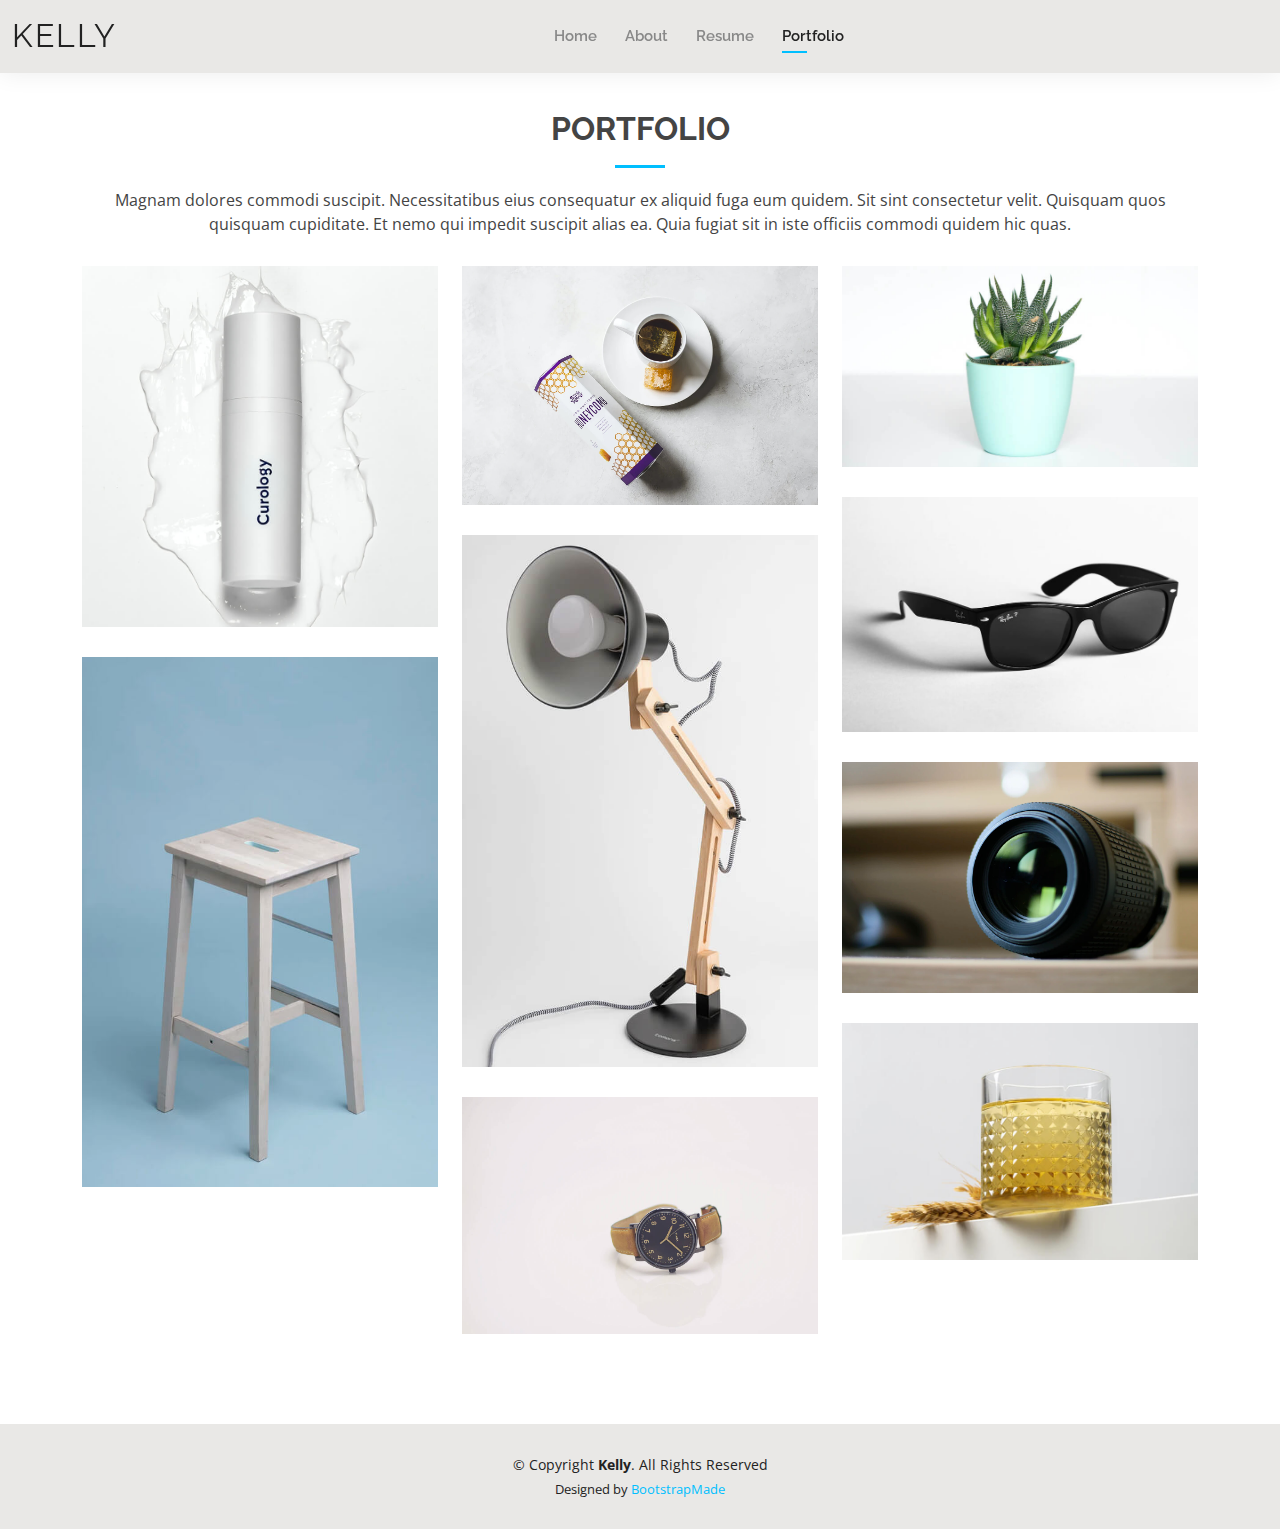
<file: portfolio.html>
<!DOCTYPE html>
<html lang="en">

<head>
  <meta charset="utf-8">
  <meta content="width=device-width, initial-scale=1.0" name="viewport">

  <title>Portfolio - Kelly Bootstrap Template</title>
  <meta content="" name="description">
  <meta content="" name="keywords">

  <!-- Favicons -->
  <link href="assets/img/favicon.png" rel="icon">
  <link href="assets/img/apple-touch-icon.png" rel="apple-touch-icon">

  <!-- Google Fonts -->
  <link href="https://fonts.googleapis.com/css?family=Open+Sans:300,300i,400,400i,600,600i,700,700i|Raleway:300,300i,400,400i,500,500i,600,600i,700,700i|Poppins:300,300i,400,400i,500,500i,600,600i,700,700i" rel="stylesheet">

  <!-- Vendor CSS Files -->
  <link href="assets/vendor/aos/aos.css" rel="stylesheet">
  <link href="assets/vendor/bootstrap/css/bootstrap.min.css" rel="stylesheet">
  <link href="assets/vendor/bootstrap-icons/bootstrap-icons.css" rel="stylesheet">
  <link href="assets/vendor/boxicons/css/boxicons.min.css" rel="stylesheet">
  <link href="assets/vendor/glightbox/css/glightbox.min.css" rel="stylesheet">
  <link href="assets/vendor/swiper/swiper-bundle.min.css" rel="stylesheet">

  <!-- Template Main CSS File -->
  <link href="assets/css/style.css" rel="stylesheet">

  <!-- =======================================================
  * Template Name: Kelly
  * Updated: May 30 2023 with Bootstrap v5.3.0
  * Template URL: https://bootstrapmade.com/kelly-free-bootstrap-cv-resume-html-template/
  * Author: BootstrapMade.com
  * License: https://bootstrapmade.com/license/
  ======================================================== -->
</head>

<body>

  <!-- ======= Header ======= -->
  <header id="header" class="fixed-top">
    <div class="container-fluid d-flex justify-content-between align-items-center">

      <h1 class="logo me-auto me-lg-0"><a href="index.html">Kelly</a></h1>
      <!-- Uncomment below if you prefer to use an image logo -->
      <!-- <a href="index.html" class="logo"><img src="assets/img/logo.png" alt="" class="img-fluid"></a>-->

      <nav id="navbar" class="navbar order-last order-lg-0">
        <ul>
          <li><a href="index.html">Home</a></li>
          <li><a href="about.html">About</a></li>
          <li><a href="resume.html">Resume</a></li>
          <li><a class="active" href="portfolio.html">Portfolio</a></li>
        </ul>
        <i class="bi bi-list mobile-nav-toggle"></i>
      </nav><!-- .navbar -->

      <div class="header-social-links">
      </div>

    </div>

  </header><!-- End Header -->

  <main id="main">

    <!-- ======= Portfolio Section ======= -->
    <section id="portfolio" class="portfolio">
      <div class="container" data-aos="fade-up">

        <div class="section-title">
          <h2>Portfolio</h2>
          <p>Magnam dolores commodi suscipit. Necessitatibus eius consequatur ex aliquid fuga eum quidem. Sit sint consectetur velit. Quisquam quos quisquam cupiditate. Et nemo qui impedit suscipit alias ea. Quia fugiat sit in iste officiis commodi quidem hic quas.</p>
        </div>

        <div class="row portfolio-container" data-aos="fade-up" data-aos-delay="200">

          <div class="col-lg-4 col-md-6 portfolio-item filter-app">
            <div class="portfolio-wrap">
              <img src="assets/img/portfolio/portfolio-1.jpg" class="img-fluid" alt="">
              <div class="portfolio-info">
                <h4>App 1</h4>
                <p>App</p>
                <div class="portfolio-links">
                  <a href="assets/img/portfolio/portfolio-1.jpg" data-gallery="portfolioGallery" class="portfolio-lightbox" title="App 1"><i class="bx bx-plus"></i></a>
                  <a href="portfolio-details.html" class="portfolio-details-lightbox" data-glightbox="type: external" title="Portfolio Details"><i class="bx bx-link"></i></a>
                </div>
              </div>
            </div>
          </div>

          <div class="col-lg-4 col-md-6 portfolio-item filter-web">
            <div class="portfolio-wrap">
              <img src="assets/img/portfolio/portfolio-2.jpg" class="img-fluid" alt="">
              <div class="portfolio-info">
                <h4>Web 3</h4>
                <p>Web</p>
                <div class="portfolio-links">
                  <a href="assets/img/portfolio/portfolio-2.jpg" data-gallery="portfolioGallery" class="portfolio-lightbox" title="Web 3"><i class="bx bx-plus"></i></a>
                  <a href="portfolio-details.html" class="portfolio-details-lightbox" data-glightbox="type: external" title="Portfolio Details"><i class="bx bx-link"></i></a>
                </div>
              </div>
            </div>
          </div>

          <div class="col-lg-4 col-md-6 portfolio-item filter-app">
            <div class="portfolio-wrap">
              <img src="assets/img/portfolio/portfolio-3.jpg" class="img-fluid" alt="">
              <div class="portfolio-info">
                <h4>App 2</h4>
                <p>App</p>
                <div class="portfolio-links">
                  <a href="assets/img/portfolio/portfolio-3.jpg" data-gallery="portfolioGallery" class="portfolio-lightbox" title="App 2"><i class="bx bx-plus"></i></a>
                  <a href="portfolio-details.html" class="portfolio-details-lightbox" data-glightbox="type: external" title="Portfolio Details"><i class="bx bx-link"></i></a>
                </div>
              </div>
            </div>
          </div>

          <div class="col-lg-4 col-md-6 portfolio-item filter-card">
            <div class="portfolio-wrap">
              <img src="assets/img/portfolio/portfolio-4.jpg" class="img-fluid" alt="">
              <div class="portfolio-info">
                <h4>Card 2</h4>
                <p>Card</p>
                <div class="portfolio-links">
                  <a href="assets/img/portfolio/portfolio-4.jpg" data-gallery="portfolioGallery" class="portfolio-lightbox" title="Card 2"><i class="bx bx-plus"></i></a>
                  <a href="portfolio-details.html" class="portfolio-details-lightbox" data-glightbox="type: external" title="Portfolio Details"><i class="bx bx-link"></i></a>
                </div>
              </div>
            </div>
          </div>

          <div class="col-lg-4 col-md-6 portfolio-item filter-web">
            <div class="portfolio-wrap">
              <img src="assets/img/portfolio/portfolio-5.jpg" class="img-fluid" alt="">
              <div class="portfolio-info">
                <h4>Web 2</h4>
                <p>Web</p>
                <div class="portfolio-links">
                  <a href="assets/img/portfolio/portfolio-5.jpg" data-gallery="portfolioGallery" class="portfolio-lightbox" title="Web 2"><i class="bx bx-plus"></i></a>
                  <a href="portfolio-details.html" class="portfolio-details-lightbox" data-glightbox="type: external" title="Portfolio Details"><i class="bx bx-link"></i></a>
                </div>
              </div>
            </div>
          </div>

          <div class="col-lg-4 col-md-6 portfolio-item filter-app">
            <div class="portfolio-wrap">
              <img src="assets/img/portfolio/portfolio-6.jpg" class="img-fluid" alt="">
              <div class="portfolio-info">
                <h4>App 3</h4>
                <p>App</p>
                <div class="portfolio-links">
                  <a href="assets/img/portfolio/portfolio-6.jpg" data-gallery="portfolioGallery" class="portfolio-lightbox" title="App 3"><i class="bx bx-plus"></i></a>
                  <a href="portfolio-details.html" class="portfolio-details-lightbox" data-glightbox="type: external" title="Portfolio Details"><i class="bx bx-link"></i></a>
                </div>
              </div>
            </div>
          </div>

          <div class="col-lg-4 col-md-6 portfolio-item filter-card">
            <div class="portfolio-wrap">
              <img src="assets/img/portfolio/portfolio-7.jpg" class="img-fluid" alt="">
              <div class="portfolio-info">
                <h4>Card 1</h4>
                <p>Card</p>
                <div class="portfolio-links">
                  <a href="assets/img/portfolio/portfolio-7.jpg" data-gallery="portfolioGallery" class="portfolio-lightbox" title="Card 1"><i class="bx bx-plus"></i></a>
                  <a href="portfolio-details.html" class="portfolio-details-lightbox" data-glightbox="type: external" title="Portfolio Details"><i class="bx bx-link"></i></a>
                </div>
              </div>
            </div>
          </div>

          <div class="col-lg-4 col-md-6 portfolio-item filter-card">
            <div class="portfolio-wrap">
              <img src="assets/img/portfolio/portfolio-8.jpg" class="img-fluid" alt="">
              <div class="portfolio-info">
                <h4>Card 3</h4>
                <p>Card</p>
                <div class="portfolio-links">
                  <a href="assets/img/portfolio/portfolio-8.jpg" data-gallery="portfolioGallery" class="portfolio-lightbox" title="Card 3"><i class="bx bx-plus"></i></a>
                  <a href="portfolio-details.html" class="portfolio-details-lightbox" data-glightbox="type: external" title="Portfolio Details"><i class="bx bx-link"></i></a>
                </div>
              </div>
            </div>
          </div>

          <div class="col-lg-4 col-md-6 portfolio-item filter-web">
            <div class="portfolio-wrap">
              <img src="assets/img/portfolio/portfolio-9.jpg" class="img-fluid" alt="">
              <div class="portfolio-info">
                <h4>Web 3</h4>
                <p>Web</p>
                <div class="portfolio-links">
                  <a href="assets/img/portfolio/portfolio-9.jpg" data-gallery="portfolioGallery" class="portfolio-lightbox" title="Web 3"><i class="bx bx-plus"></i></a>
                  <a href="portfolio-details.html" class="portfolio-details-lightbox" data-glightbox="type: external" title="Portfolio Details"><i class="bx bx-link"></i></a>
                </div>
              </div>
            </div>
          </div>

        </div>

      </div>
    </section><!-- End Portfolio Section -->

  </main><!-- End #main -->

  <!-- ======= Footer ======= -->
  <footer id="footer">
    <div class="container">
      <div class="copyright">
        &copy; Copyright <strong><span>Kelly</span></strong>. All Rights Reserved
      </div>
      <div class="credits">
        <!-- All the links in the footer should remain intact. -->
        <!-- You can delete the links only if you purchased the pro version. -->
        <!-- Licensing information: https://bootstrapmade.com/license/ -->
        <!-- Purchase the pro version with working PHP/AJAX contact form: https://bootstrapmade.com/kelly-free-bootstrap-cv-resume-html-template/ -->
        Designed by <a href="https://bootstrapmade.com/">BootstrapMade</a>
      </div>
    </div>
  </footer><!-- End  Footer -->

  <div id="preloader"></div>
  <a href="#" class="back-to-top d-flex align-items-center justify-content-center"><i class="bi bi-arrow-up-short"></i></a>

  <!-- Vendor JS Files -->
  <script src="assets/vendor/purecounter/purecounter_vanilla.js"></script>
  <script src="assets/vendor/aos/aos.js"></script>
  <script src="assets/vendor/bootstrap/js/bootstrap.bundle.min.js"></script>
  <script src="assets/vendor/glightbox/js/glightbox.min.js"></script>
  <script src="assets/vendor/isotope-layout/isotope.pkgd.min.js"></script>
  <script src="assets/vendor/swiper/swiper-bundle.min.js"></script>
  <script src="assets/vendor/waypoints/noframework.waypoints.js"></script>
  <script src="assets/vendor/php-email-form/validate.js"></script>

  <!-- Template Main JS File -->
  <script src="assets/js/main.js"></script>

</body>

</html>
</file>
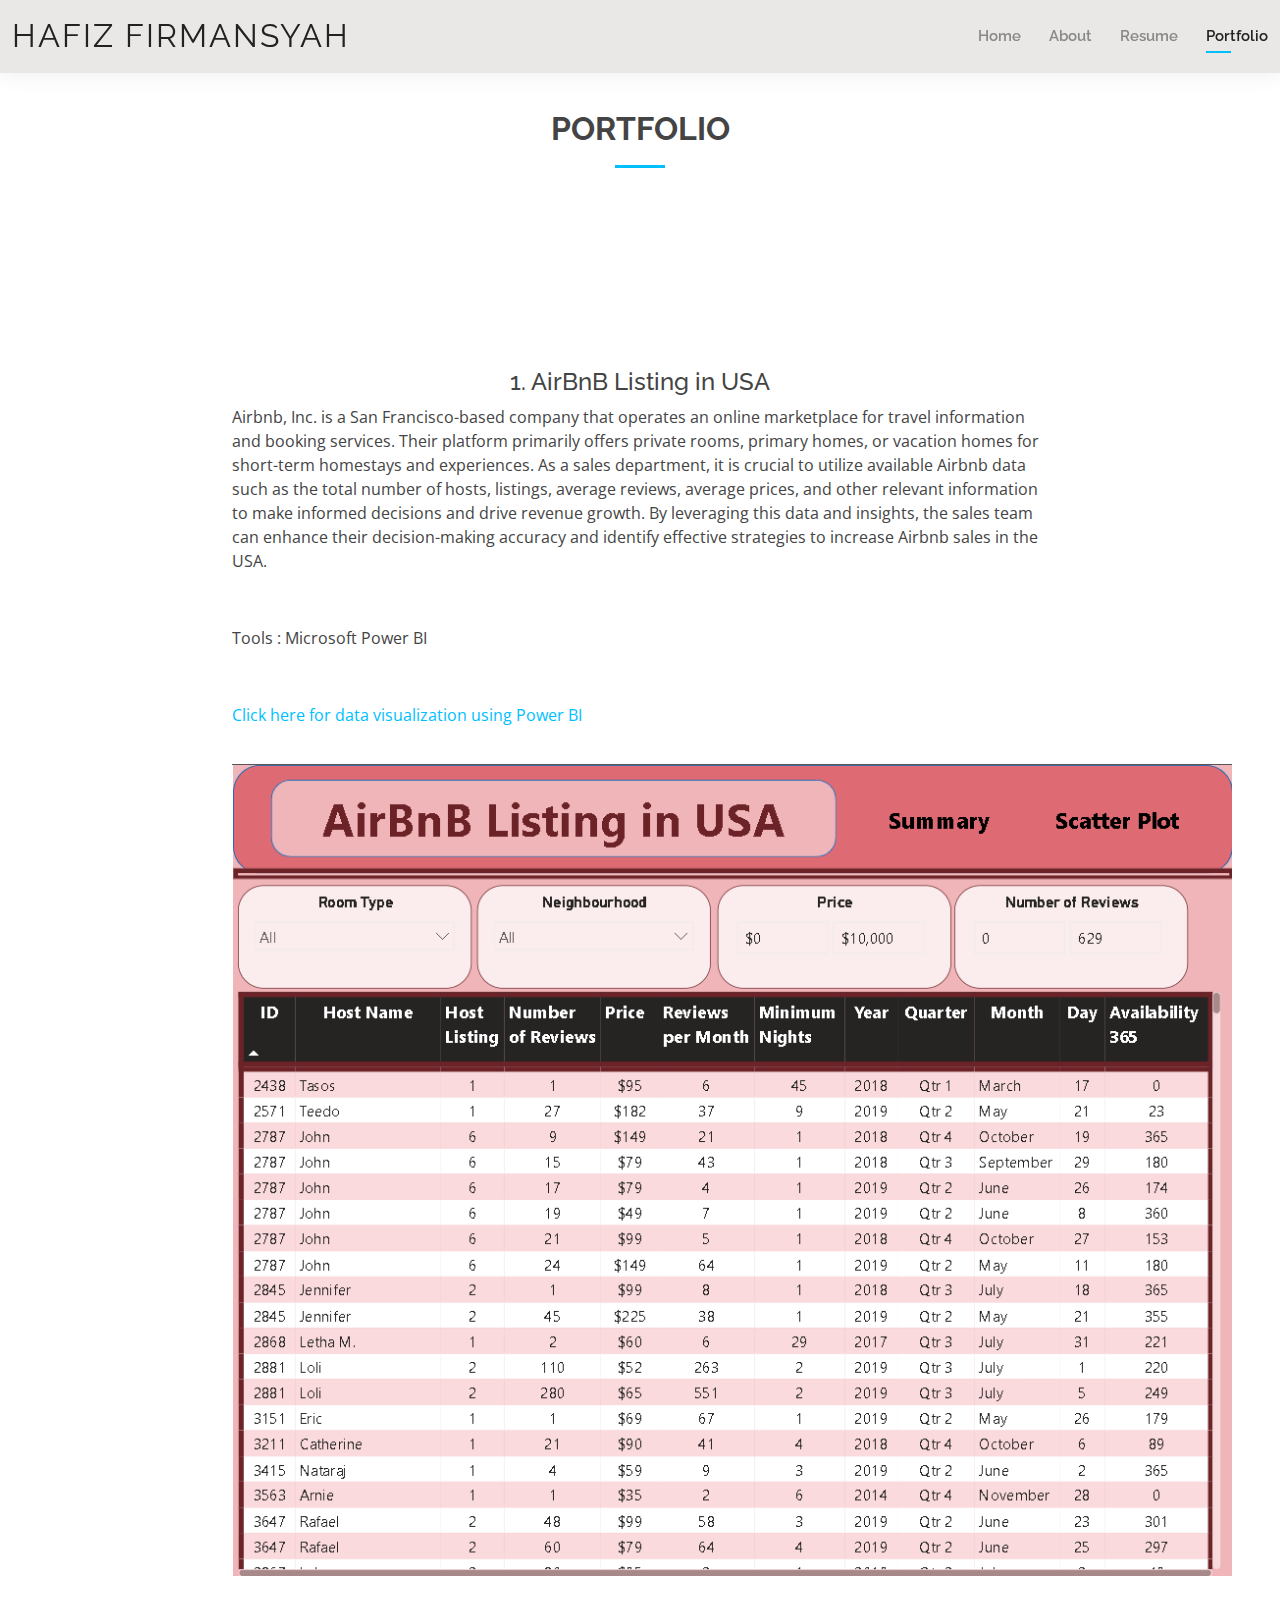
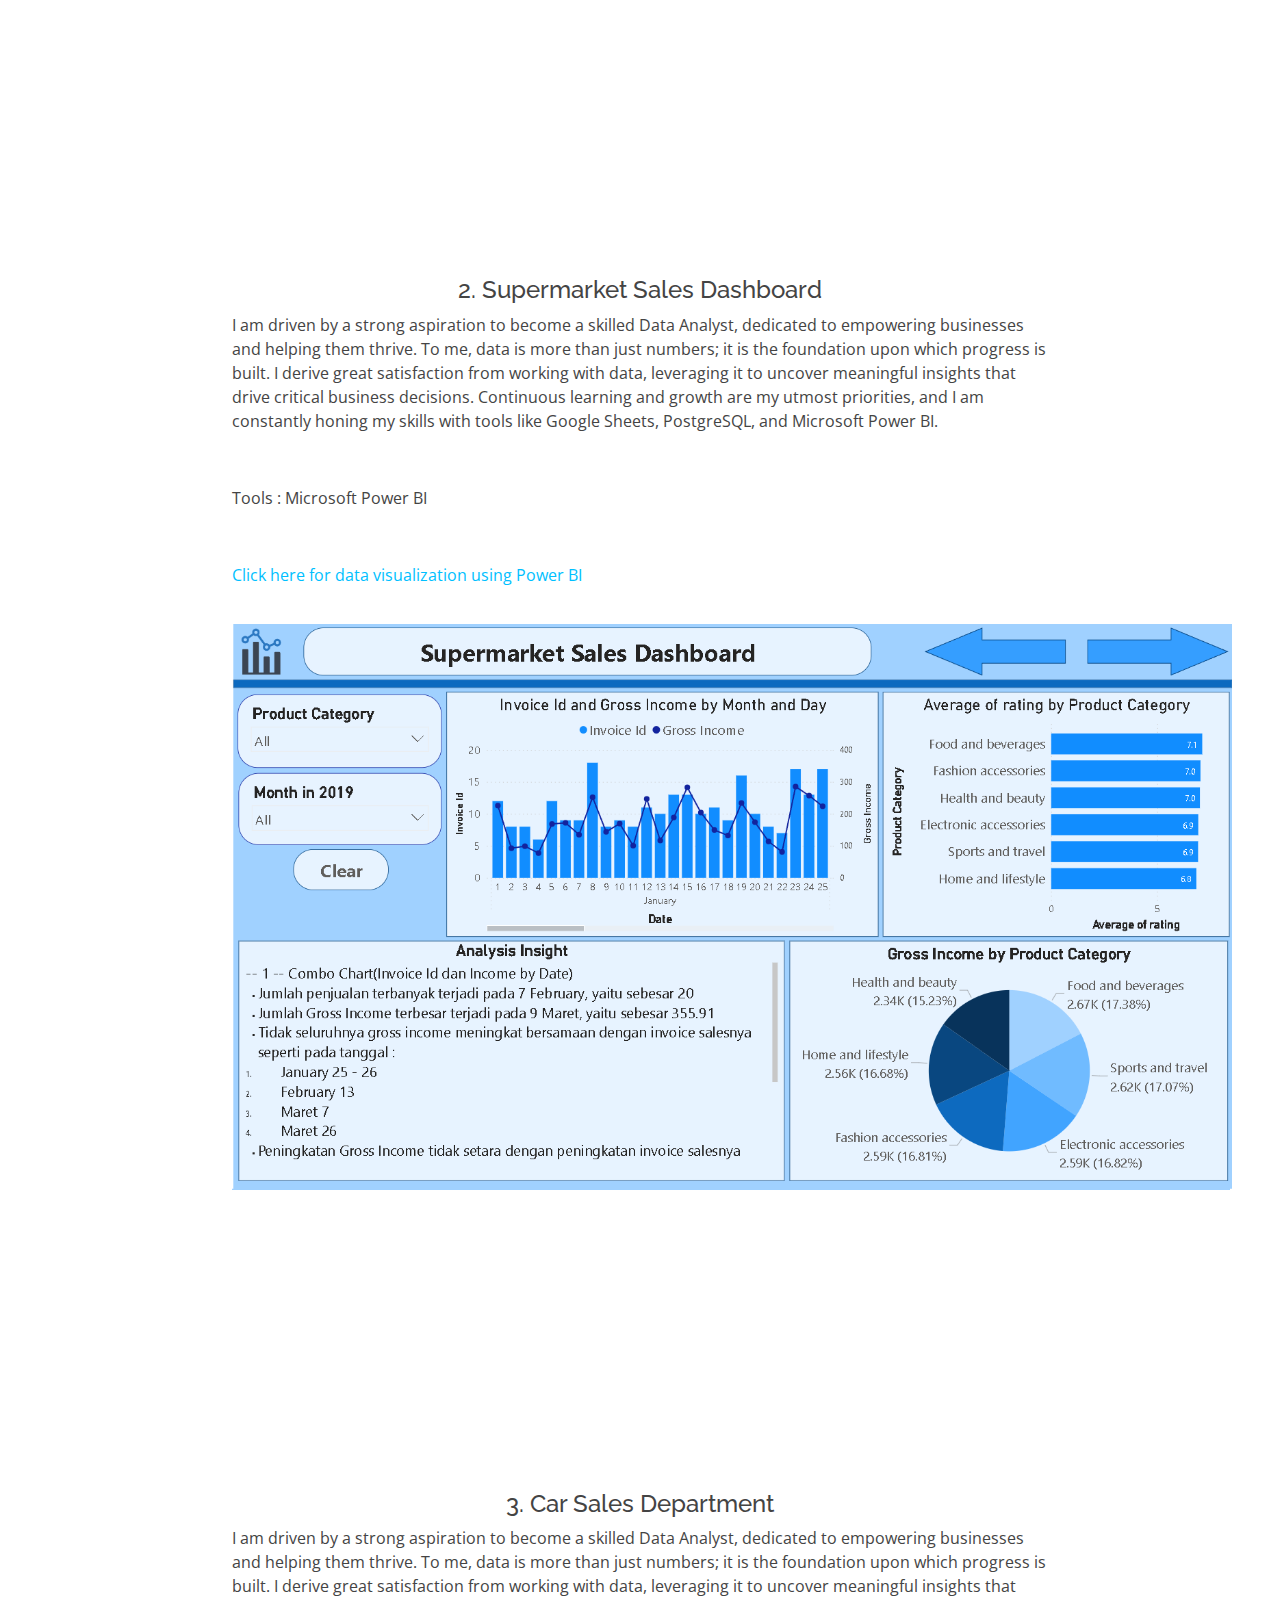
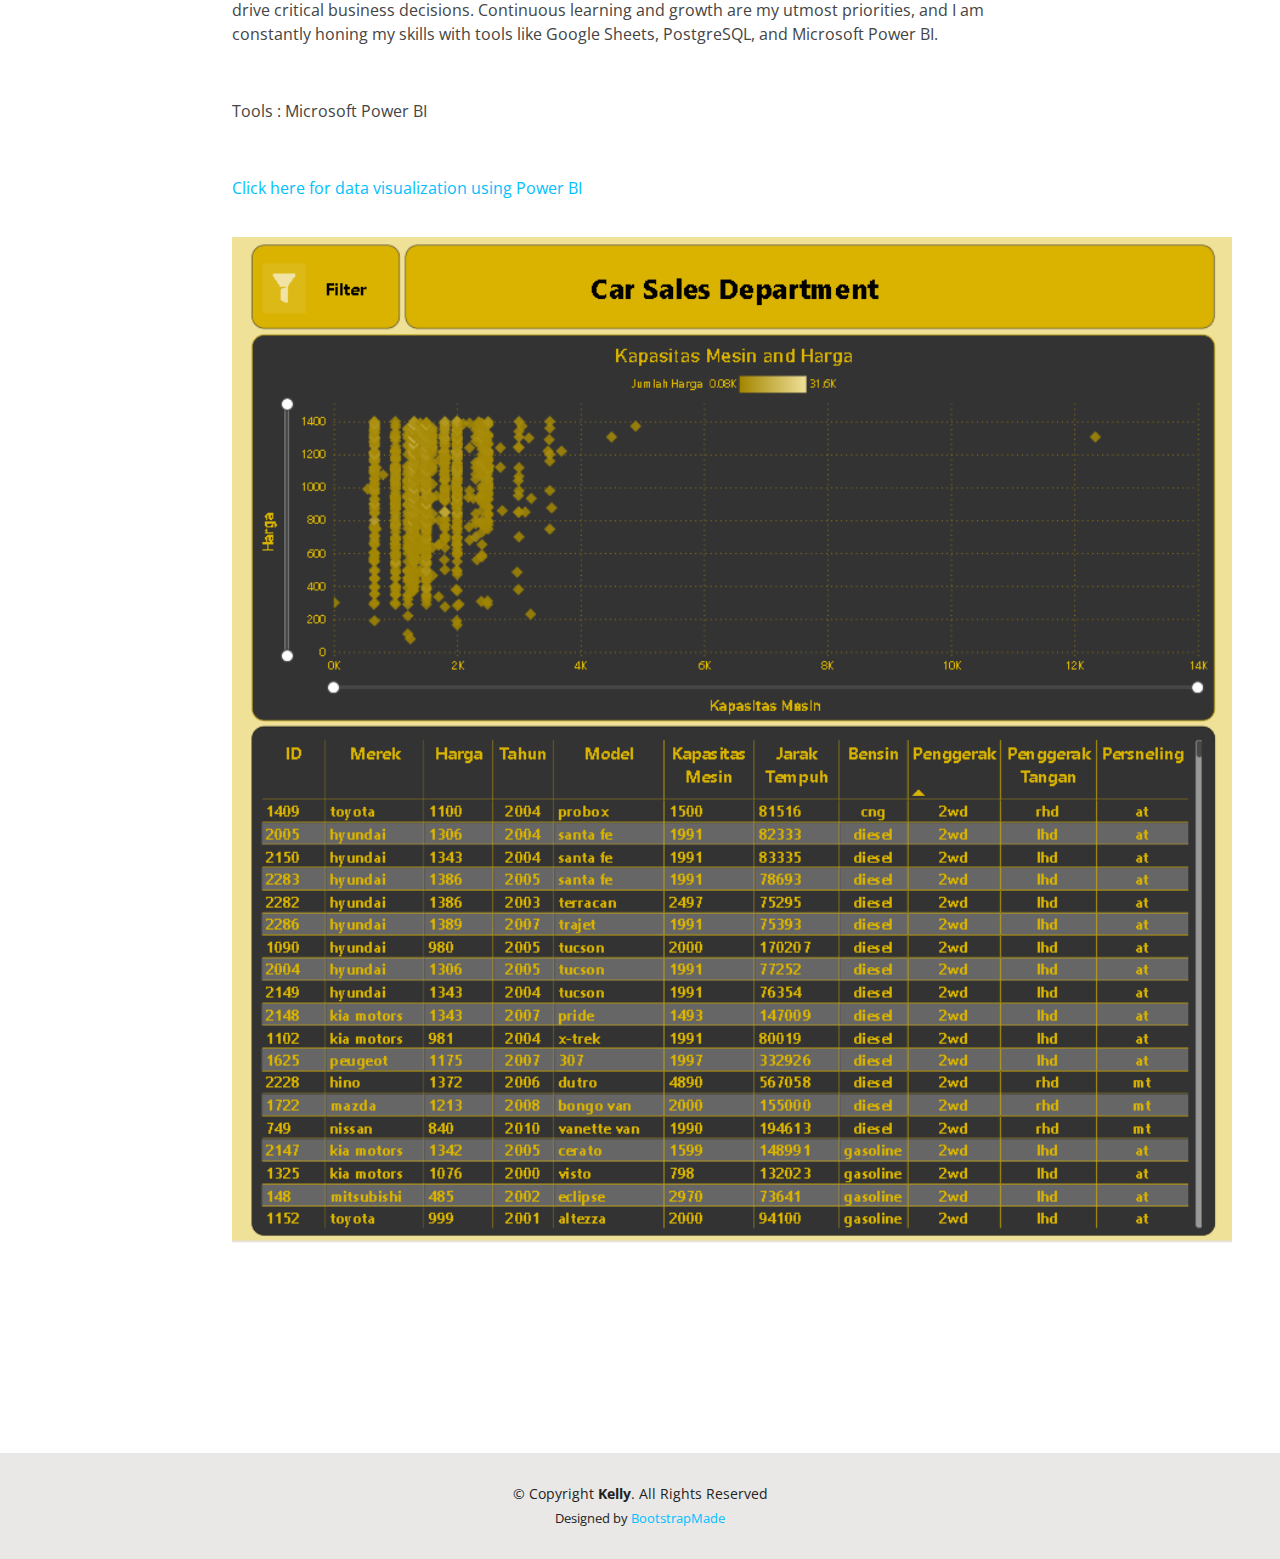
<file: portfolio_data.html>
<!DOCTYPE html>
<html lang="en">

<head>
  <meta charset="utf-8">
  <meta content="width=device-width, initial-scale=1.0" name="viewport">

  <title>Hafiz Firmansyah</title>
  <meta content="Website portofolio Hafiz Firmansyah" name="description">
  <meta content="portofolio" name="keywords">

  <!-- Favicons -->
  <link href="assets/img/favicon.png" rel="icon">
  <link href="assets/img/apple-touch-icon.png" rel="apple-touch-icon">

  <!-- Google Fonts -->
  <link href="https://fonts.googleapis.com/css?family=Open+Sans:300,300i,400,400i,600,600i,700,700i|Raleway:300,300i,400,400i,500,500i,600,600i,700,700i|Poppins:300,300i,400,400i,500,500i,600,600i,700,700i" rel="stylesheet">

  <!-- Vendor CSS Files -->
  <link href="assets/vendor/aos/aos.css" rel="stylesheet">
  <link href="assets/vendor/bootstrap/css/bootstrap.min.css" rel="stylesheet">
  <link href="assets/vendor/bootstrap-icons/bootstrap-icons.css" rel="stylesheet">
  <link href="assets/vendor/boxicons/css/boxicons.min.css" rel="stylesheet">
  <link href="assets/vendor/glightbox/css/glightbox.min.css" rel="stylesheet">
  <link href="assets/vendor/swiper/swiper-bundle.min.css" rel="stylesheet">

  <!-- Template Main CSS File -->
  <link href="assets/css/style.css" rel="stylesheet">

  <!-- =======================================================
  * Template Name: Kelly
  * Updated: May 30 2023 with Bootstrap v5.3.0
  * Template URL: https://bootstrapmade.com/kelly-free-bootstrap-cv-resume-html-template/
  * Author: BootstrapMade.com
  * License: https://bootstrapmade.com/license/
  ======================================================== -->
</head>

<body>

  <!-- ======= Header ======= -->
  <header id="header" class="fixed-top">
    <div class="container-fluid d-flex justify-content-between align-items-center">

      <h1 class="logo me-auto me-lg-0"><a href="index.html">Hafiz Firmansyah</a></h1>
      <!-- Uncomment below if you prefer to use an image logo -->
      <!-- <a href="index.html" class="logo"><img src="assets/img/logo.png" alt="" class="img-fluid"></a>-->

      <nav id="navbar" class="navbar order-last order-lg-0">
        <ul>
          <li><a href="index.html">Home</a></li>
          <li><a href="about.html">About</a></li>
          <li><a href="resume.html">Resume</a></li>
          <!-- <li><a href="services.html">Services</a></li> -->
          <li><a class="active" href="portfolio.html">Portfolio</a></li>
          <!--  <li><a href="contact.html">Contact</a></li> -->
        </ul>
        <i class="bi bi-list mobile-nav-toggle"></i>
      </nav><!-- .navbar -->

      <!-- ===== Social Media Link
      <div class="header-social-links">
        <a href="#" class="twitter"><i class="bi bi-twitter"></i></a>
        <a href="#" class="facebook"><i class="bi bi-facebook"></i></a>
        <a href="#" class="instagram"><i class="bi bi-instagram"></i></a>
        <a href="#" class="linkedin"><i class="bi bi-linkedin"></i></i></a>
      </div>
      -->

    </div>

  </header><!-- End Header -->

  <main id="main">

    <!-- ======= Portfolio Section ======= -->
    <section id="portfolio" class="portfolio">
      <div class="container" data-aos="fade-up">

        <div class="section-title">
          <h2>Portfolio</h2>
        </div>

        <div class="portofolio-experience">
          <h4>1. AirBnB Listing in USA</h4>
          <p>
            Airbnb, Inc. is a San Francisco-based company that operates an online marketplace for travel information and booking services. Their platform primarily offers private rooms, primary homes, or vacation homes for short-term homestays and experiences. As a sales department, it is crucial to utilize available Airbnb data such as the total number of hosts, listings, average reviews, average prices, and other relevant information to make informed decisions and drive revenue growth. By leveraging this data and insights, the sales team can enhance their decision-making accuracy and identify effective strategies to increase Airbnb sales in the USA.
          </p>
          <pre> </pre>
          <p>Tools : Microsoft Power BI</p>
          <pre> </pre>
          <a href="https://app.powerbi.com/view?r=eyJrIjoiMmQzMWM2MWEtMTE2MS00YzljLThlZDEtNzc1NGI1YTc4YTk2IiwidCI6ImRmODY3OWNkLWE4MGUtNDVkOC05OWFjLWM4M2VkN2ZmOTVhMCJ9&pageName=ReportSection">
            Click here for data visualization using Power BI
          </a>
          <pre> </pre>
          <a href="https://app.powerbi.com/view?r=eyJrIjoiMmQzMWM2MWEtMTE2MS00YzljLThlZDEtNzc1NGI1YTc4YTk2IiwidCI6ImRmODY3OWNkLWE4MGUtNDVkOC05OWFjLWM4M2VkN2ZmOTVhMCJ9&pageName=ReportSection">
            <div style="text-align: center;">
              <img width="1000" src="assets/img/portfolio/AirBnB_Listing_in_USA.jpg">
            </div>
            
          </a>
        </div>

        <div class="portofolio-experience">
          <h4>2. Supermarket Sales Dashboard</h4>
          <p>I am driven by a strong aspiration to become a skilled Data Analyst, dedicated to empowering businesses and helping them thrive. To me, data is more than just numbers; it is the foundation upon which progress is built. I derive great satisfaction from working with data, leveraging it to uncover meaningful insights that drive critical business decisions. Continuous learning and growth are my utmost priorities, and I am constantly honing my skills with tools like Google Sheets, PostgreSQL, and Microsoft Power BI.</p>
          <pre> </pre>
          <p>Tools : Microsoft Power BI</p>
          <pre> </pre>
          <a href="https://app.powerbi.com/view?r=eyJrIjoiY2E3MmU0NjEtYmM0YS00YjNlLTliY2UtMThmYjIwZWE4MjZkIiwidCI6ImRmODY3OWNkLWE4MGUtNDVkOC05OWFjLWM4M2VkN2ZmOTVhMCJ9">
            Click here for data visualization using Power BI
          </a>
          <pre> </pre>
          <a href="https://app.powerbi.com/view?r=eyJrIjoiY2E3MmU0NjEtYmM0YS00YjNlLTliY2UtMThmYjIwZWE4MjZkIiwidCI6ImRmODY3OWNkLWE4MGUtNDVkOC05OWFjLWM4M2VkN2ZmOTVhMCJ9">
            
          <div style="text-align: center;">
            <img width="1000" src="assets/img/portfolio/Supermarket_Sales_Dashboard.jpg">
          </div>

          </a>
        </div>

        <div class="portofolio-experience">
          <h4>3. Car Sales Department</h4>
          <p>I am driven by a strong aspiration to become a skilled Data Analyst, dedicated to empowering businesses and helping them thrive. To me, data is more than just numbers; it is the foundation upon which progress is built. I derive great satisfaction from working with data, leveraging it to uncover meaningful insights that drive critical business decisions. Continuous learning and growth are my utmost priorities, and I am constantly honing my skills with tools like Google Sheets, PostgreSQL, and Microsoft Power BI.</p>
          <pre> </pre>
          <p>Tools : Microsoft Power BI</p>
          <pre> </pre>
          <a href="https://app.powerbi.com/view?r=eyJrIjoiMTYzMjQ0YjktOWZkZC00OWUxLTg2ZDUtY2JkNTg4OWNjMjA4IiwidCI6ImRmODY3OWNkLWE4MGUtNDVkOC05OWFjLWM4M2VkN2ZmOTVhMCJ9&pageName=ReportSection8e1f7fd00966969218ae">
            Click here for data visualization using Power BI
          </a>
          <pre> </pre>
          <a href="https://app.powerbi.com/view?r=eyJrIjoiMTYzMjQ0YjktOWZkZC00OWUxLTg2ZDUtY2JkNTg4OWNjMjA4IiwidCI6ImRmODY3OWNkLWE4MGUtNDVkOC05OWFjLWM4M2VkN2ZmOTVhMCJ9&pageName=ReportSection8e1f7fd00966969218ae">
          <div style="text-align: center;">
            <img width="1000" src="assets/img/portfolio/Car_Sales_Department.jpg">
          </div>
          </a>
        </div>
        
      </div>

  </main><!-- End #main -->

  <!-- ======= Footer ======= -->
  <footer id="footer">
    <div class="container">
      <div class="copyright">
        &copy; Copyright <strong><span>Kelly</span></strong>. All Rights Reserved
      </div>
      <div class="credits">
        <!-- All the links in the footer should remain intact. -->
        <!-- You can delete the links only if you purchased the pro version. -->
        <!-- Licensing information: https://bootstrapmade.com/license/ -->
        <!-- Purchase the pro version with working PHP/AJAX contact form: https://bootstrapmade.com/kelly-free-bootstrap-cv-resume-html-template/ -->
        Designed by <a href="https://bootstrapmade.com/">BootstrapMade</a>
      </div>
    </div>
  </footer><!-- End  Footer -->

  <div id="preloader"></div>
  <a href="#" class="back-to-top d-flex align-items-center justify-content-center"><i class="bi bi-arrow-up-short"></i></a>

  <!-- Vendor JS Files -->
  <script src="assets/vendor/purecounter/purecounter_vanilla.js"></script>
  <script src="assets/vendor/aos/aos.js"></script>
  <script src="assets/vendor/bootstrap/js/bootstrap.bundle.min.js"></script>
  <script src="assets/vendor/glightbox/js/glightbox.min.js"></script>
  <script src="assets/vendor/isotope-layout/isotope.pkgd.min.js"></script>
  <script src="assets/vendor/swiper/swiper-bundle.min.js"></script>
  <script src="assets/vendor/waypoints/noframework.waypoints.js"></script>
  <script src="assets/vendor/php-email-form/validate.js"></script>

  <!-- Template Main JS File -->
  <script src="assets/js/main.js"></script>

</body>

</html>
</file>
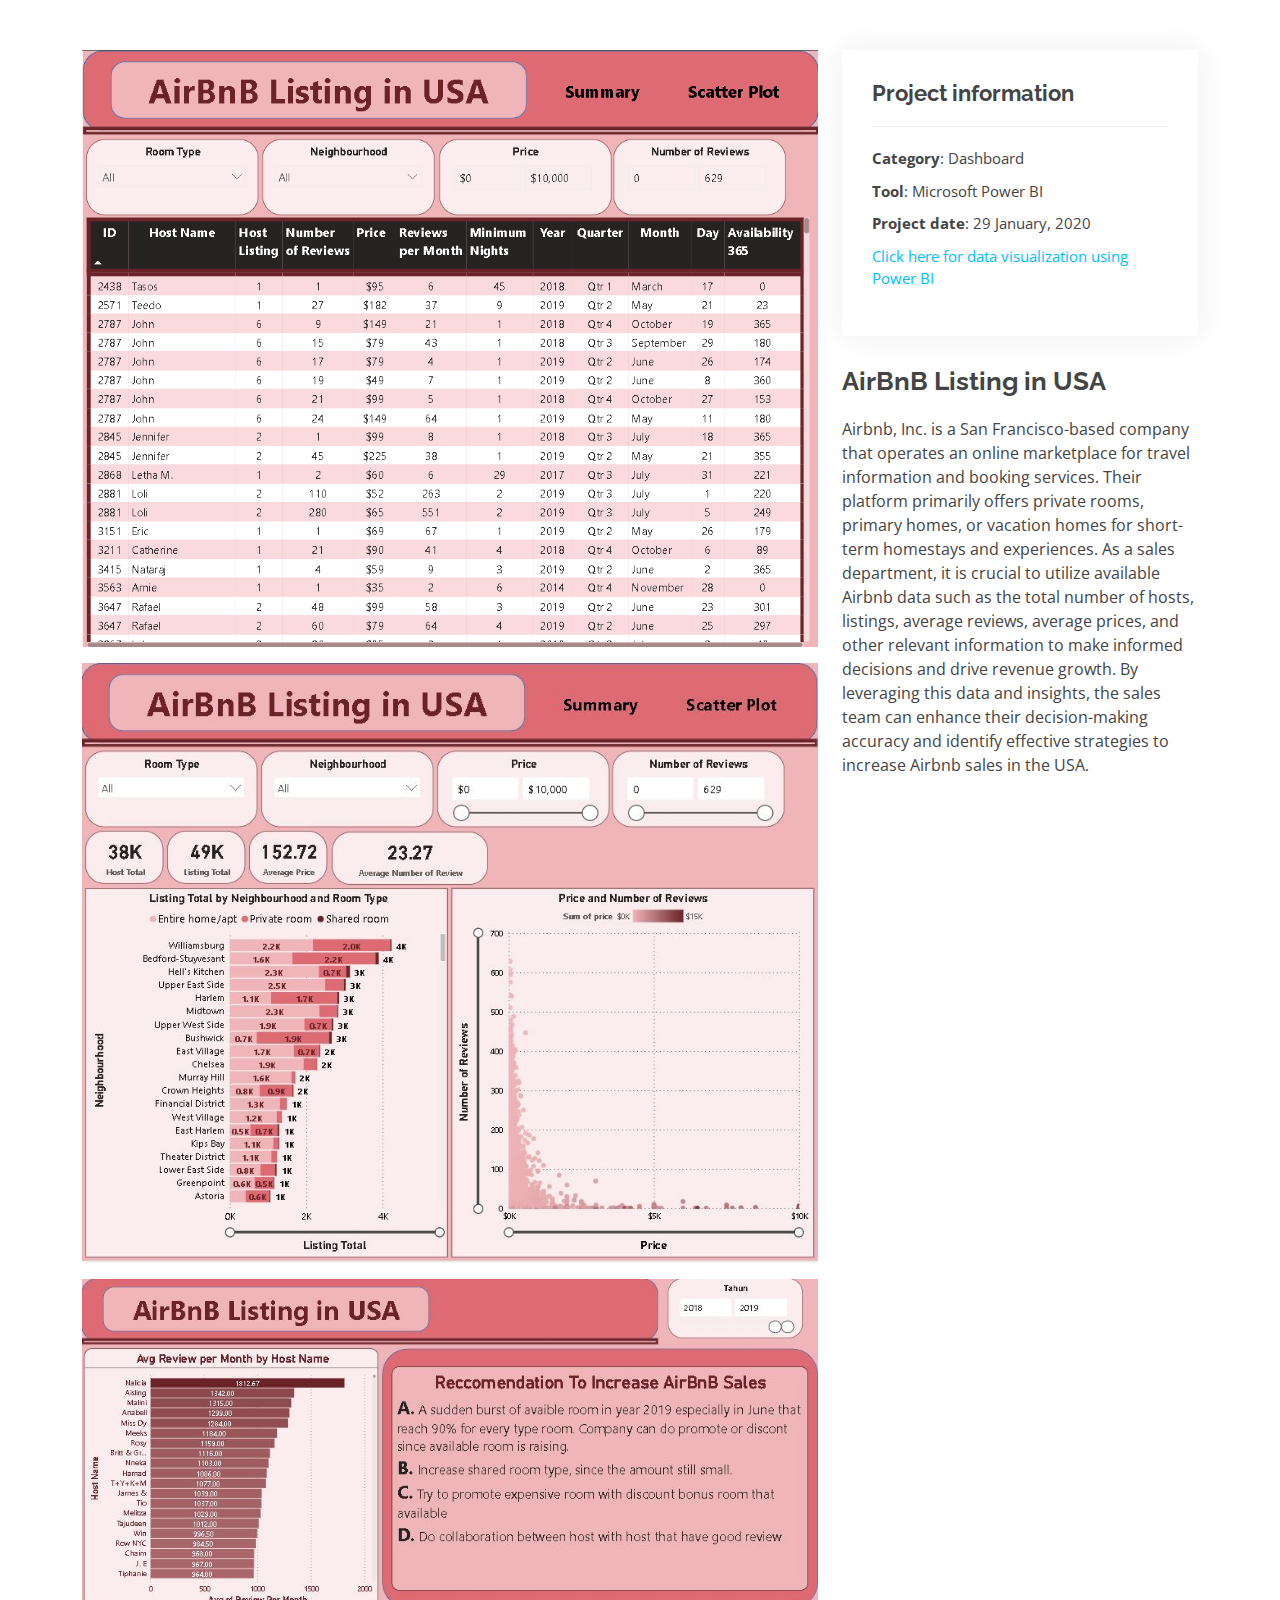
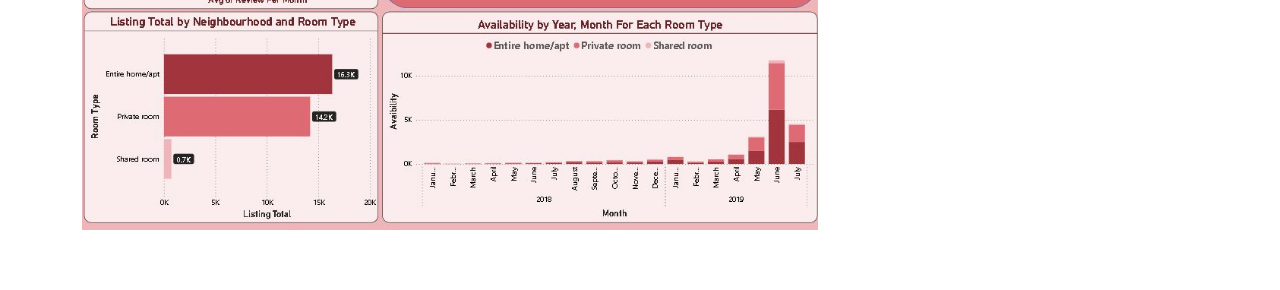
<file: portofolio-details_AirBnB_Listing_in_USA.html>
<!DOCTYPE html>
<html lang="en">

<head>
  <meta charset="utf-8">
  <meta content="width=device-width, initial-scale=1.0" name="viewport">

  <title>Portfolio Details - Kelly Bootstrap Template</title>
  <meta content="" name="description">
  <meta content="" name="keywords">

  <!-- Favicons -->
  <link href="assets/img/favicon.png" rel="icon">
  <link href="assets/img/apple-touch-icon.png" rel="apple-touch-icon">

  <!-- Google Fonts -->
  <link href="https://fonts.googleapis.com/css?family=Open+Sans:300,300i,400,400i,600,600i,700,700i|Raleway:300,300i,400,400i,500,500i,600,600i,700,700i|Poppins:300,300i,400,400i,500,500i,600,600i,700,700i" rel="stylesheet">

  <!-- Vendor CSS Files -->
  <link href="assets/vendor/aos/aos.css" rel="stylesheet">
  <link href="assets/vendor/bootstrap/css/bootstrap.min.css" rel="stylesheet">
  <link href="assets/vendor/bootstrap-icons/bootstrap-icons.css" rel="stylesheet">
  <link href="assets/vendor/boxicons/css/boxicons.min.css" rel="stylesheet">
  <link href="assets/vendor/glightbox/css/glightbox.min.css" rel="stylesheet">
  <link href="assets/vendor/swiper/swiper-bundle.min.css" rel="stylesheet">

  <!-- Template Main CSS File -->
  <link href="assets/css/style.css" rel="stylesheet">

  <!-- =======================================================
  * Template Name: Kelly
  * Updated: May 30 2023 with Bootstrap v5.3.0
  * Template URL: https://bootstrapmade.com/kelly-free-bootstrap-cv-resume-html-template/
  * Author: BootstrapMade.com
  * License: https://bootstrapmade.com/license/
  ======================================================== -->
</head>

<body>

  <main id="main">

    <!-- ======= Portfolio Details Section ======= -->
    <section id="portfolio-details" class="portfolio-details">
      <div class="container">

        <div class="row gy-4">

          <div class="col-lg-8">
            <div class="portfolio-details-slider swiper">


                <div class="swiper-slide">
                  <img src="assets/img/portfolio/AirBnB_Listing_in_USA_1.jpg" alt="">
                  <pre></pre>
                  <img src="assets/img/portfolio/AirBnB_Listing_in_USA_2.jpg" alt="">
                  <pre></pre>
                  <img src="assets/img/portfolio/AirBnB_Listing_in_USA_3.jpg" alt="">
                </div>


                
            </div>
          </div>

          <div class="col-lg-4">
            <div class="portfolio-info">
              <h3>Project information</h3>
              <ul>
                <li><strong>Category</strong>: Dashboard</li>
                <li><strong>Tool</strong>: Microsoft Power BI</li>
                <li><strong>Project date</strong>: 29 January, 2020</li>
                <li><strong></strong>            
                  <a href="https://app.powerbi.com/view?r=eyJrIjoiNjViYTMyZjItYTZhMy00MzU2LThkOGYtNDk5ZWMwNGVjNWM3IiwidCI6ImRmODY3OWNkLWE4MGUtNDVkOC05OWFjLWM4M2VkN2ZmOTVhMCJ9&pageName=ReportSection">
                    Click here for data visualization using Power BI</a></li>
              </ul>
            </div>
            <div class="portfolio-description">
              <h2>AirBnB Listing in USA</h2>
              <p >
                Airbnb, Inc. is a San Francisco-based company that operates an online marketplace for travel information and booking services. Their platform primarily offers private rooms, primary homes, or vacation homes for short-term homestays and experiences. As a sales department, it is crucial to utilize available Airbnb data such as the total number of hosts, listings, average reviews, average prices, and other relevant information to make informed decisions and drive revenue growth. By leveraging this data and insights, the sales team can enhance their decision-making accuracy and identify effective strategies to increase Airbnb sales in the USA.
              </p>
            </div>
          </div>

        </div>

      </div>
    </section><!-- End Portfolio Details Section -->

  </main><!-- End #main -->

  <div id="preloader"></div>
  <a href="#" class="back-to-top d-flex align-items-center justify-content-center"><i class="bi bi-arrow-up-short"></i></a>

  <!-- Vendor JS Files -->
  <script src="assets/vendor/purecounter/purecounter_vanilla.js"></script>
  <script src="assets/vendor/aos/aos.js"></script>
  <script src="assets/vendor/bootstrap/js/bootstrap.bundle.min.js"></script>
  <script src="assets/vendor/glightbox/js/glightbox.min.js"></script>
  <script src="assets/vendor/isotope-layout/isotope.pkgd.min.js"></script>
  <script src="assets/vendor/swiper/swiper-bundle.min.js"></script>
  <script src="assets/vendor/waypoints/noframework.waypoints.js"></script>
  <script src="assets/vendor/php-email-form/validate.js"></script>

  <!-- Template Main JS File -->
  <script src="assets/js/main.js"></script>

</body>

</html>
</file>
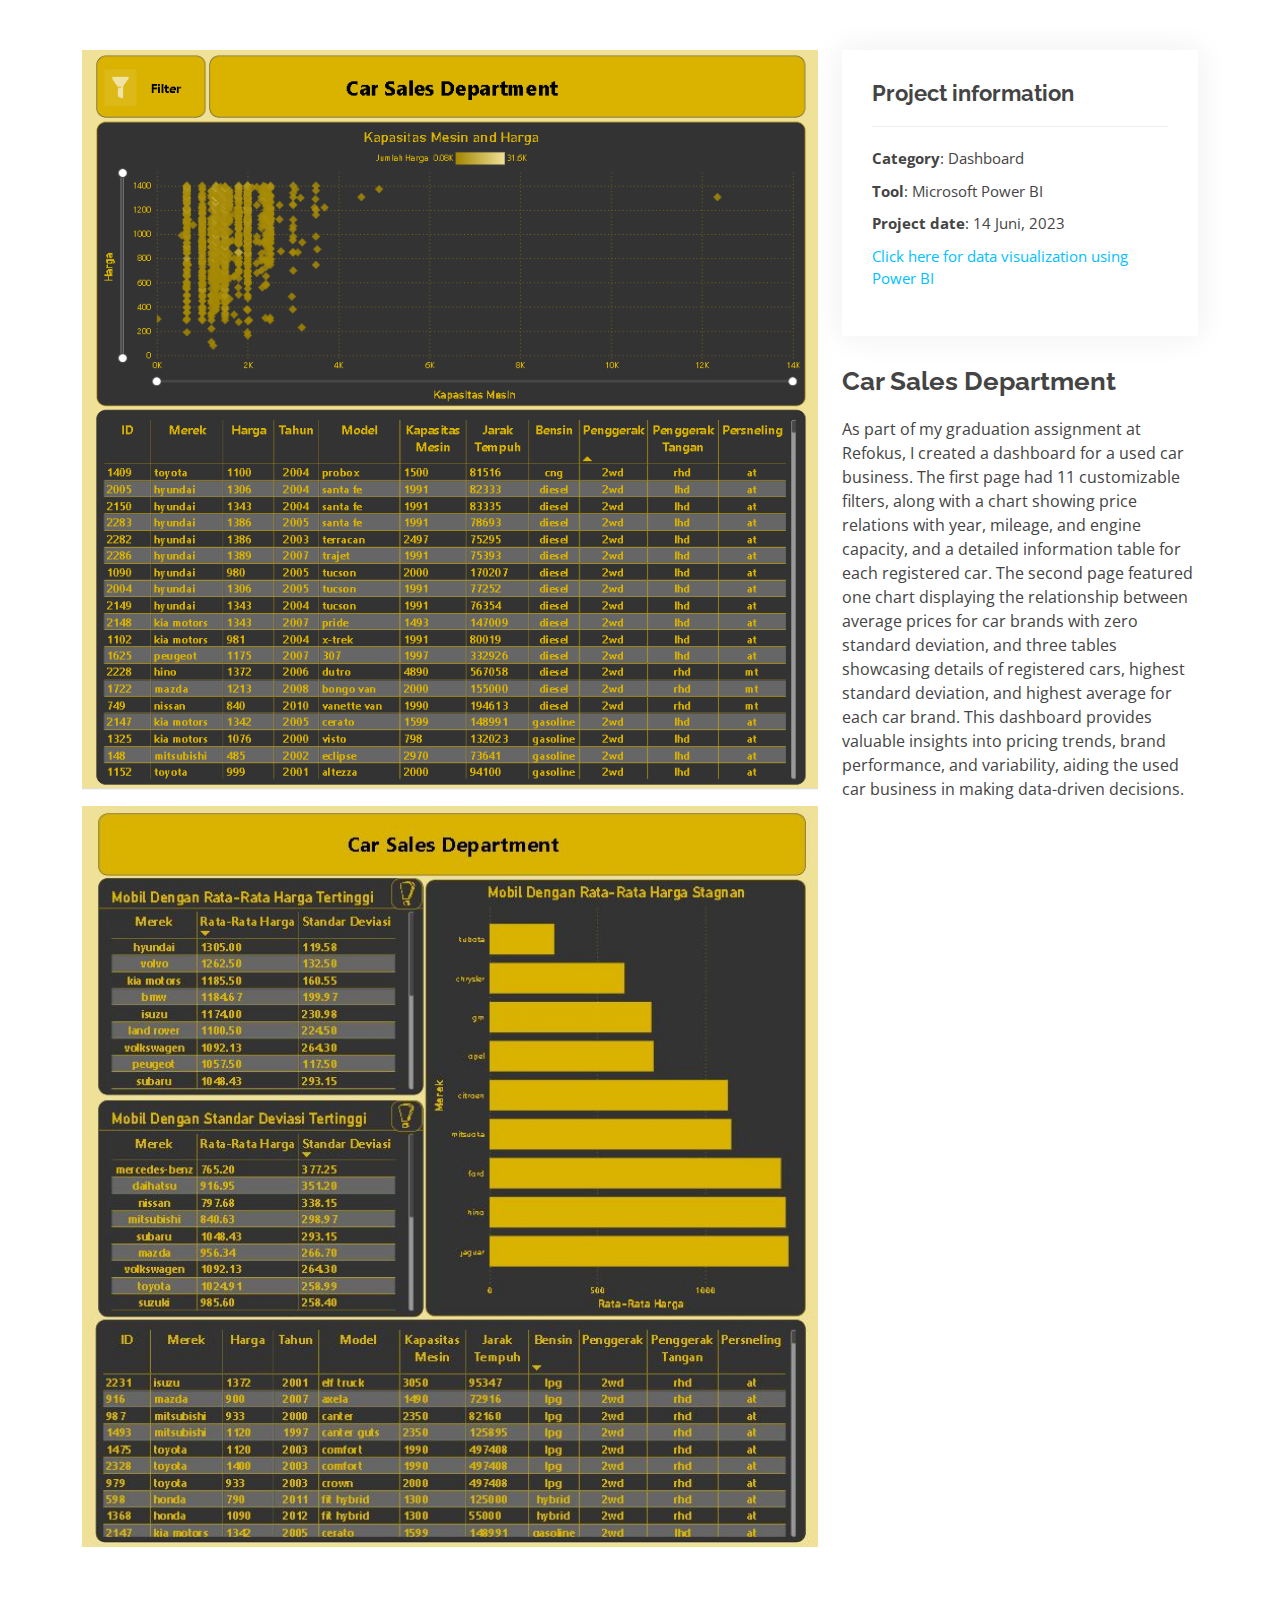
<file: portofolio-details_Car_Sales_Department.html>
<!DOCTYPE html>
<html lang="en">

<head>
  <meta charset="utf-8">
  <meta content="width=device-width, initial-scale=1.0" name="viewport">

  <title>Portfolio Details - Kelly Bootstrap Template</title>
  <meta content="" name="description">
  <meta content="" name="keywords">

  <!-- Favicons -->
  <link href="assets/img/favicon.png" rel="icon">
  <link href="assets/img/apple-touch-icon.png" rel="apple-touch-icon">

  <!-- Google Fonts -->
  <link href="https://fonts.googleapis.com/css?family=Open+Sans:300,300i,400,400i,600,600i,700,700i|Raleway:300,300i,400,400i,500,500i,600,600i,700,700i|Poppins:300,300i,400,400i,500,500i,600,600i,700,700i" rel="stylesheet">

  <!-- Vendor CSS Files -->
  <link href="assets/vendor/aos/aos.css" rel="stylesheet">
  <link href="assets/vendor/bootstrap/css/bootstrap.min.css" rel="stylesheet">
  <link href="assets/vendor/bootstrap-icons/bootstrap-icons.css" rel="stylesheet">
  <link href="assets/vendor/boxicons/css/boxicons.min.css" rel="stylesheet">
  <link href="assets/vendor/glightbox/css/glightbox.min.css" rel="stylesheet">
  <link href="assets/vendor/swiper/swiper-bundle.min.css" rel="stylesheet">

  <!-- Template Main CSS File -->
  <link href="assets/css/style.css" rel="stylesheet">

  <!-- =======================================================
  * Template Name: Kelly
  * Updated: May 30 2023 with Bootstrap v5.3.0
  * Template URL: https://bootstrapmade.com/kelly-free-bootstrap-cv-resume-html-template/
  * Author: BootstrapMade.com
  * License: https://bootstrapmade.com/license/
  ======================================================== -->
</head>

<body>

  <main id="main">

    <!-- ======= Portfolio Details Section ======= -->
    <section id="portfolio-details" class="portfolio-details">
      <div class="container">

        <div class="row gy-4">

          <div class="col-lg-8">
            <div class="portfolio-details-slider swiper">


                <div class="swiper-slide">
                  <img src="assets/img/portfolio/Car_Sales_Department_1.jpg" alt="">
                  <pre></pre>
                  <img src="assets/img/portfolio/Car_Sales_Department_2.jpg" alt="">
                </div>


                
            </div>
          </div>

          <div class="col-lg-4">
            <div class="portfolio-info">
              <h3>Project information</h3>
              <ul>
                <li><strong>Category</strong>: Dashboard</li>
                <li><strong>Tool</strong>: Microsoft Power BI</li>
                <li><strong>Project date</strong>: 14 Juni, 2023</li>
                <li><strong></strong>           
                  <a href="https://app.powerbi.com/view?r=eyJrIjoiMWE1MDg0ZDktY2VlOC00N2NmLTg4OGMtYTU2NDBiNDgxODRlIiwidCI6ImRmODY3OWNkLWE4MGUtNDVkOC05OWFjLWM4M2VkN2ZmOTVhMCJ9&pageName=ReportSection8e1f7fd00966969218ae">
                    Click here for data visualization using Power BI</a></li>
              </ul>
            </div>
            <div class="portfolio-description">
              <h2>Car Sales Department</h2>
              <p >
                
As part of my graduation assignment at Refokus, I created a dashboard for a used car business. The first page had 11 customizable filters, along with a chart showing price relations with year, mileage, and engine capacity, and a detailed information table for each registered car. The second page featured one chart displaying the relationship between average prices for car brands with zero standard deviation, and three tables showcasing details of registered cars, highest standard deviation, and highest average for each car brand. This dashboard provides valuable insights into pricing trends, brand performance, and variability, aiding the used car business in making data-driven decisions.
              </p>
            </div>
          </div>

        </div>

      </div>
    </section><!-- End Portfolio Details Section -->

  </main><!-- End #main -->

  <div id="preloader"></div>
  <a href="#" class="back-to-top d-flex align-items-center justify-content-center"><i class="bi bi-arrow-up-short"></i></a>

  <!-- Vendor JS Files -->
  <script src="assets/vendor/purecounter/purecounter_vanilla.js"></script>
  <script src="assets/vendor/aos/aos.js"></script>
  <script src="assets/vendor/bootstrap/js/bootstrap.bundle.min.js"></script>
  <script src="assets/vendor/glightbox/js/glightbox.min.js"></script>
  <script src="assets/vendor/isotope-layout/isotope.pkgd.min.js"></script>
  <script src="assets/vendor/swiper/swiper-bundle.min.js"></script>
  <script src="assets/vendor/waypoints/noframework.waypoints.js"></script>
  <script src="assets/vendor/php-email-form/validate.js"></script>

  <!-- Template Main JS File -->
  <script src="assets/js/main.js"></script>

</body>

</html>
</file>
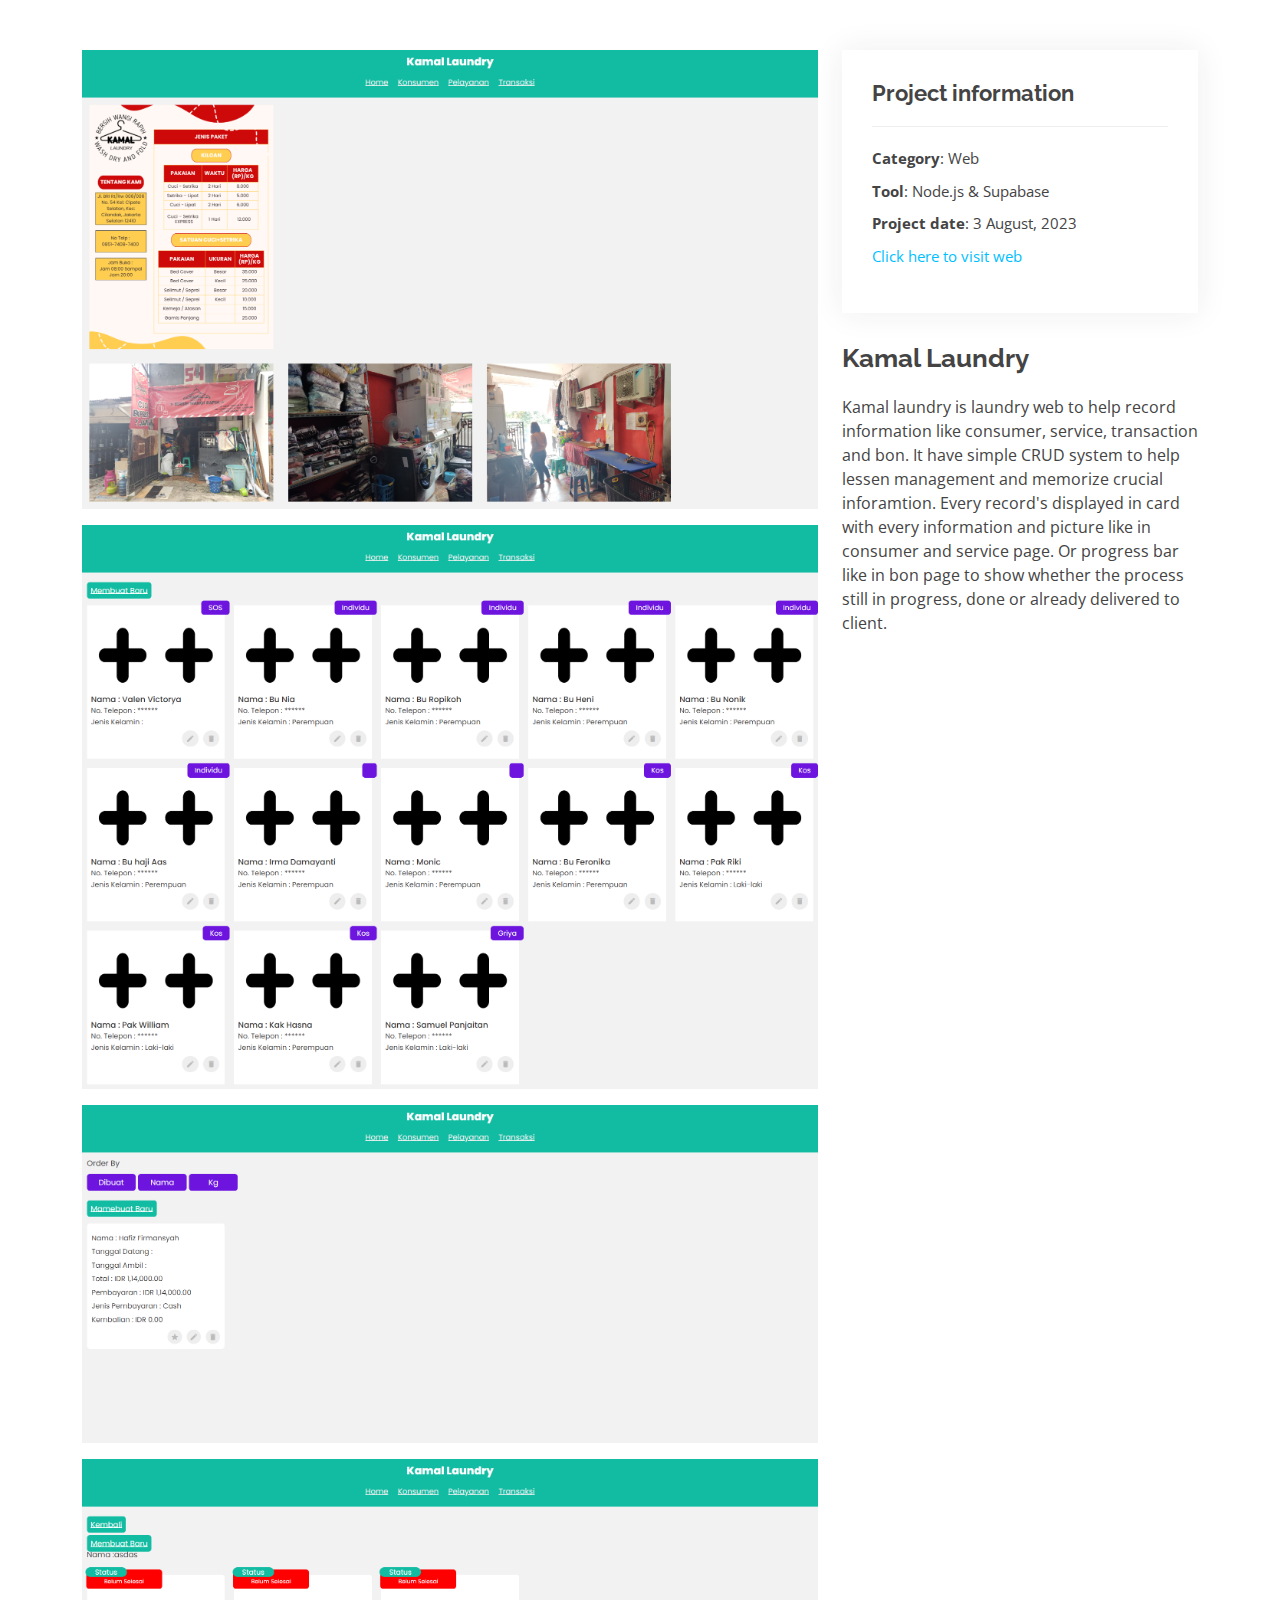
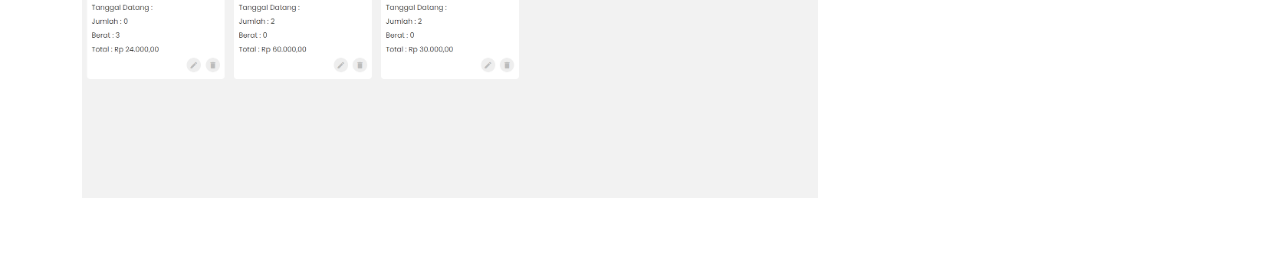
<file: portofolio-details_Kamal_Laundry.html>
<!DOCTYPE html>
<html lang="en">

<head>
  <meta charset="utf-8">
  <meta content="width=device-width, initial-scale=1.0" name="viewport">

  <title>Portfolio Details - Kelly Bootstrap Template</title>
  <meta content="" name="description">
  <meta content="" name="keywords">

  <!-- Favicons -->
  <link href="assets/img/favicon.png" rel="icon">
  <link href="assets/img/apple-touch-icon.png" rel="apple-touch-icon">

  <!-- Google Fonts -->
  <link href="https://fonts.googleapis.com/css?family=Open+Sans:300,300i,400,400i,600,600i,700,700i|Raleway:300,300i,400,400i,500,500i,600,600i,700,700i|Poppins:300,300i,400,400i,500,500i,600,600i,700,700i" rel="stylesheet">

  <!-- Vendor CSS Files -->
  <link href="assets/vendor/aos/aos.css" rel="stylesheet">
  <link href="assets/vendor/bootstrap/css/bootstrap.min.css" rel="stylesheet">
  <link href="assets/vendor/bootstrap-icons/bootstrap-icons.css" rel="stylesheet">
  <link href="assets/vendor/boxicons/css/boxicons.min.css" rel="stylesheet">
  <link href="assets/vendor/glightbox/css/glightbox.min.css" rel="stylesheet">
  <link href="assets/vendor/swiper/swiper-bundle.min.css" rel="stylesheet">

  <!-- Template Main CSS File -->
  <link href="assets/css/style.css" rel="stylesheet">

  <!-- =======================================================
  * Template Name: Kelly
  * Updated: May 30 2023 with Bootstrap v5.3.0
  * Template URL: https://bootstrapmade.com/kelly-free-bootstrap-cv-resume-html-template/
  * Author: BootstrapMade.com
  * License: https://bootstrapmade.com/license/
  ======================================================== -->
</head>

<body>

  <main id="main">

    <!-- ======= Portfolio Details Section ======= -->
    <section id="portfolio-details" class="portfolio-details">
      <div class="container">

        <div class="row gy-4">

          <div class="col-lg-8">
            <div class="portfolio-details-slider swiper">


                <div class="swiper-slide">
                  <img src="assets/img/portfolio/kamal laundry/Home Page.png" alt="">
                  <pre></pre>
                  <img src="assets/img/portfolio/kamal laundry/Client Page.png" alt="">
                  <pre></pre>
                  <img src="assets/img/portfolio/kamal laundry/Transaction Page.png" alt="">
                  <pre></pre>
                  <img src="assets/img/portfolio/kamal laundry/Bon Page.png" alt="">
                </div>


                
            </div>
          </div>

          <div class="col-lg-4">
            <div class="portfolio-info">
              <h3>Project information</h3>
              <ul>
                <li><strong>Category</strong>: Web</li>
                <li><strong>Tool</strong>: Node.js & Supabase</li>
                <li><strong>Project date</strong>: 3 August, 2023</li>
                <li><strong></strong>            
                  <a href="https://hafiz0486.github.io/laundry/">
                    Click here to visit web</a></li>
              </ul>
            </div>
            <div class="portfolio-description">
              <h2>Kamal Laundry</h2>
              <p >
                Kamal laundry is laundry web to help record information like consumer, service, transaction and bon. It have simple CRUD system to help lessen management and memorize crucial inforamtion. Every record's displayed in card with every information and picture like in consumer and service page. Or progress bar like in bon page to show whether the process still in progress, done or already delivered to client.
              </p>
            </div>
          </div>

        </div>

      </div>
    </section><!-- End Portfolio Details Section -->

  </main><!-- End #main -->

  <div id="preloader"></div>
  <a href="#" class="back-to-top d-flex align-items-center justify-content-center"><i class="bi bi-arrow-up-short"></i></a>

  <!-- Vendor JS Files -->
  <script src="assets/vendor/purecounter/purecounter_vanilla.js"></script>
  <script src="assets/vendor/aos/aos.js"></script>
  <script src="assets/vendor/bootstrap/js/bootstrap.bundle.min.js"></script>
  <script src="assets/vendor/glightbox/js/glightbox.min.js"></script>
  <script src="assets/vendor/isotope-layout/isotope.pkgd.min.js"></script>
  <script src="assets/vendor/swiper/swiper-bundle.min.js"></script>
  <script src="assets/vendor/waypoints/noframework.waypoints.js"></script>
  <script src="assets/vendor/php-email-form/validate.js"></script>

  <!-- Template Main JS File -->
  <script src="assets/js/main.js"></script>

</body>

</html>
</file>
<file: assets/css/style.css>
/**
* Template Name: Kelly
* Updated: May 30 2023 with Bootstrap v5.3.0
* Template URL: https://bootstrapmade.com/kelly-free-bootstrap-cv-resume-html-template/
* Author: BootstrapMade.com
* License: https://bootstrapmade.com/license/
*/

/*--------------------------------------------------------------
# General
--------------------------------------------------------------*/
body {
  font-family: "Open Sans", sans-serif;
  color: #444444;
}

a {
  color: #00BFFF;
  text-decoration: none;
}

a:hover {
  color: #51cdbe;
  text-decoration: none;
}

h1,
h2,
h3,
h4,
h5,
h6 {
  font-family: "Raleway", sans-serif;
}

#main {
  margin-top: 50px;
}

@media (max-width: 992px) {
  #main {
    margin-top: 30px;
  }
}

/*--------------------------------------------------------------
# Preloader
--------------------------------------------------------------*/
#preloader {
  position: fixed;
  top: 0;
  left: 0;
  right: 0;
  bottom: 0;
  z-index: 9999;
  overflow: hidden;
  background: #fff;
}

#preloader:before {
  content: "";
  position: fixed;
  top: calc(50% - 30px);
  left: calc(50% - 30px);
  border: 6px solid #00BFFF;
  border-top-color: #dcf5f2;
  border-radius: 50%;
  width: 60px;
  height: 60px;
  animation: animate-preloader 1s linear infinite;
}

@keyframes animate-preloader {
  0% {
    transform: rotate(0deg);
  }

  100% {
    transform: rotate(360deg);
  }
}

/*--------------------------------------------------------------
# Back to top button
--------------------------------------------------------------*/
.back-to-top {
  position: fixed;
  visibility: hidden;
  opacity: 0;
  right: 15px;
  bottom: 15px;
  z-index: 996;
  background: #00BFFF;
  width: 40px;
  height: 40px;
  border-radius: 50px;
  transition: all 0.4s;
}

.back-to-top i {
  font-size: 24px;
  color: #fff;
  line-height: 0;
}

.back-to-top:hover {
  background: #00BFFF;
  color: #fff;
}

.back-to-top.active {
  visibility: visible;
  opacity: 1;
}

/*--------------------------------------------------------------
# Header
--------------------------------------------------------------*/
#header {
  background: #e9e8e6;
  box-shadow: 0px 0px 25px 0 rgba(0, 0, 0, 0.08);
  z-index: 997;
  padding: 15px 0;
}

#header .logo {
  font-size: 32px;
  margin: 0;
  padding: 0;
  line-height: 1;
  font-weight: 400;
  letter-spacing: 2px;
  text-transform: uppercase;
}

#header .logo a {
  color: #222222;
}

#header .logo img {
  max-height: 40px;
}

@media (max-width: 992px) {
  #header .logo {
    font-size: 28px;
  }
}

/*--------------------------------------------------------------
# Header Social Links
--------------------------------------------------------------*/
.header-social-links {
  padding-right: 15px;
}

.header-social-links a {
  color: #6f6f6f;
  padding-left: 6px;
  display: inline-block;
  line-height: 0px;
  transition: 0.3s;
  font-size: 16px;
}

.header-social-links a:hover {
  color: #00BFFF;
}

/*--------------------------------------------------------------
# Navigation Menu
--------------------------------------------------------------*/
/**
* Desktop Navigation 
*/
.navbar {
  padding: 0;
}

.navbar ul {
  margin: 0;
  padding: 0;
  display: flex;
  list-style: none;
  align-items: center;
}

.navbar li {
  position: relative;
  padding: 10px 0 10px 28px;
}

.navbar a,
.navbar a:focus {
  display: flex;
  align-items: center;
  justify-content: space-between;
  font-family: "Raleway", sans-serif;
  font-size: 15px;
  font-weight: 600;
  color: #888888;
  white-space: nowrap;
  transition: 0.3s;
  position: relative;
}

.navbar a i,
.navbar a:focus i {
  font-size: 12px;
  line-height: 0;
  margin-left: 5px;
}

.navbar>ul>li>a:before {
  content: "";
  position: absolute;
  width: 0;
  height: 2px;
  bottom: -5px;
  left: 0;
  background-color: #00BFFF;
  visibility: hidden;
  width: 0px;
  transition: all 0.3s ease-in-out 0s;
}

.navbar a:hover:before,
.navbar li:hover>a:before,
.navbar .active:before {
  visibility: visible;
  width: 25px;
}

.navbar a:hover,
.navbar .active,
.navbar .active:focus,
.navbar li:hover>a {
  color: #222222;
}

.navbar .dropdown ul {
  display: block;
  position: absolute;
  left: 14px;
  top: calc(100% + 30px);
  margin: 0;
  padding: 10px 0;
  z-index: 99;
  opacity: 0;
  visibility: hidden;
  background: #fff;
  box-shadow: 0px 0px 30px rgba(127, 137, 161, 0.25);
  transition: 0.3s;
  border-radius: 4px;
}

.navbar .dropdown ul li {
  min-width: 200px;
  padding: 0;
}

.navbar .dropdown ul a {
  padding: 10px 20px;
  font-size: 15px;
  text-transform: none;
  font-weight: 600;
}

.navbar .dropdown ul a i {
  font-size: 12px;
}

.navbar .dropdown ul a:hover,
.navbar .dropdown ul .active:hover,
.navbar .dropdown ul li:hover>a {
  color: #00BFFF;
}

.navbar .dropdown:hover>ul {
  opacity: 1;
  top: 100%;
  visibility: visible;
}

.navbar .dropdown .dropdown ul {
  top: 0;
  left: calc(100% - 30px);
  visibility: hidden;
}

.navbar .dropdown .dropdown:hover>ul {
  opacity: 1;
  top: 0;
  left: 100%;
  visibility: visible;
}

@media (max-width: 1366px) {
  .navbar .dropdown .dropdown ul {
    left: -90%;
  }

  .navbar .dropdown .dropdown:hover>ul {
    left: -100%;
  }
}

/**
* Mobile Navigation 
*/
.mobile-nav-toggle {
  color: #222222;
  font-size: 28px;
  cursor: pointer;
  display: none;
  line-height: 0;
  transition: 0.5s;
}

.mobile-nav-toggle.bi-x {
  color: #fff;
}

@media (max-width: 991px) {
  .mobile-nav-toggle {
    display: block;
  }

  .navbar ul {
    display: none;
  }
}

.navbar-mobile {
  position: fixed;
  overflow: hidden;
  top: 0;
  right: 0;
  left: 0;
  bottom: 0;
  background: rgba(9, 9, 9, 0.9);
  transition: 0.3s;
  z-index: 999;
}

.navbar-mobile .mobile-nav-toggle {
  position: absolute;
  top: 15px;
  right: 15px;
}

.navbar-mobile ul {
  display: block;
  position: absolute;
  top: 55px;
  right: 15px;
  bottom: 15px;
  left: 15px;
  padding: 10px 0;
  border-radius: 10px;
  background-color: #fff;
  overflow-y: auto;
  transition: 0.3s;
}

.navbar-mobile a,
.navbar-mobile a:focus {
  font-size: 15px;
  padding-right: 15px;
  color: #222222;
}

.navbar-mobile a:hover,
.navbar-mobile .active,
.navbar-mobile li:hover>a {
  color: #00BFFF;
}

.navbar-mobile .getstarted,
.navbar-mobile .getstarted:focus {
  margin: 15px;
}

.navbar-mobile .dropdown ul {
  position: static;
  display: none;
  margin: 10px 20px;
  padding: 10px 0;
  z-index: 99;
  opacity: 1;
  visibility: visible;
  background: #fff;
  box-shadow: 0px 0px 30px rgba(127, 137, 161, 0.25);
}

.navbar-mobile .dropdown ul li {
  min-width: 200px;
}

.navbar-mobile .dropdown ul a {
  padding: 10px 20px;
}

.navbar-mobile .dropdown ul a i {
  font-size: 12px;
}

.navbar-mobile .dropdown ul a:hover,
.navbar-mobile .dropdown ul .active:hover,
.navbar-mobile .dropdown ul li:hover>a {
  color: #00BFFF;
}

.navbar-mobile .dropdown>.dropdown-active {
  display: block;
}

/*--------------------------------------------------------------
# Hero Section
--------------------------------------------------------------*/
#hero {
  width: 100%;
  height: 100vh;
  background: url("../img/hero-bg.jpg") top right;
  background-size: cover;
}

#hero .container {
  padding-top: 70px;
  position: relative;
}

@media (max-width: 992px) {
  #hero .container {
    padding-top: 58px;
  }
}

#hero h1 {
  margin: 0;
  font-size: 48px;
  font-weight: 700;
  line-height: 56px;
  color: #222222;
}

#hero h2 {
  color: #6f6f6f;
  margin: 10px 0 0 0;
  font-size: 22px;
}

#hero .btn-about {
  font-family: "Raleway", sans-serif;
  text-transform: uppercase;
  font-weight: 600;
  font-size: 12px;
  letter-spacing: 1px;
  display: inline-block;
  padding: 12px 40px;
  border-radius: 50px;
  transition: 0.5s;
  margin-top: 30px;
  color: #fff;
  background: #00BFFF;
}

#hero .btn-about:hover {
  background: #87CEFA;
}

@media (min-width: 1024px) {
  #hero {
    background-attachment: fixed;
  }
}

@media (max-width: 992px) {
  #hero:before {
    content: "";
    background: rgba(255, 255, 255, 0.8);
    position: absolute;
    bottom: 0;
    top: 0;
    left: 0;
    right: 0;
  }

  #hero h1 {
    font-size: 28px;
    line-height: 36px;
  }

  #hero h2 {
    font-size: 18px;
    line-height: 24px;
  }
}

/*--------------------------------------------------------------
# Sections General
--------------------------------------------------------------*/
section {
  padding: 60px 0;
}

.section-bg {
  background-color: #e7f8f6;
}

.section-title {
  text-align: center;
  padding-bottom: 30px;
}

.section-title h2 {
  font-size: 32px;
  font-weight: bold;
  text-transform: uppercase;
  margin-bottom: 20px;
  padding-bottom: 20px;
  position: relative;
}

.section-title h2::after {
  content: "";
  position: absolute;
  display: block;
  width: 50px;
  height: 3px;
  background: #00BFFF;
  bottom: 0;
  left: calc(50% - 25px);
}

.section-title p {
  margin-bottom: 0;
}

/*--------------------------------------------------------------
# Cta
--------------------------------------------------------------*/
.cta {
  background: linear-gradient(rgba(0, 0, 0, 0.6), rgba(0, 0, 0, 0.6)), url("../img/bg-1.jpg") fixed center center;
  background-size: cover;
  padding: 80px 0;
}

.cta h3 {
  color: #fff;
  font-size: 28px;
  font-weight: 700;
}

.cta p {
  color: #fff;
}

.cta .cta-btn {
  font-family: "Raleway", sans-serif;
  text-transform: uppercase;
  font-weight: 500;
  font-size: 16px;
  letter-spacing: 1px;
  display: inline-block;
  padding: 8px 20px;
  border-radius: 2px;
  transition: 0.5s;
  margin: 10px;
  border: 2px solid #fff;
  color: #fff;
}

.cta .cta-btn:hover {
  background: #00BFFF;
  border: 2px solid #00BFFF;
}

@media (max-width: 1024px) {
  .cta {
    background-attachment: scroll;
  }
}

@media (min-width: 769px) {
  .cta .cta-btn-container {
    display: flex;
    align-items: center;
    justify-content: flex-end;
  }
}

/*--------------------------------------------------------------
# About
--------------------------------------------------------------*/

.about .content h3 {
  font-weight: 700;
  font-size: 26px;
  color: #555555;
}

.about .content ul {
  list-style: none;
  padding: 0;
}

.about .content ul li {
  padding-bottom: 10px;
}

.about .content ul i {
  font-size: 20px;
  padding-right: 2px;
  color: #00BFFF;
}

.about .content p:last-child {
  margin-bottom: 0;
}

/*--------------------------------------------------------------
# Skills
--------------------------------------------------------------*/
.skills .progress {
  height: 60px;
  display: block;
  background: none;
  border-radius: 0;
}

.skills .progress .skill {
  padding: 10px 0;
  margin: 0 0 6px 0;
  text-transform: uppercase;
  display: block;
  font-weight: 600;
  font-family: "Poppins", sans-serif;
  color: #222222;
}

.skills .progress .skill .val {
  float: right;
  font-style: normal;
}

.skills .progress-bar-wrap {
  background: #f3f3f3;
}

.skills .progress-bar {
  width: 1px;
  height: 10px;
  transition: 0.9s;
  background-color: #00BFFF;
}

/*--------------------------------------------------------------
# Facts
--------------------------------------------------------------*/
.facts .counters span {
  font-size: 48px;
  display: block;
  color: #00BFFF;
}

.facts .counters p {
  padding: 0;
  margin: 0 0 20px 0;
  font-family: "Raleway", sans-serif;
  font-size: 14px;
}

/*--------------------------------------------------------------
# Testimonials
--------------------------------------------------------------*/
.testimonials .section-header {
  margin-bottom: 40px;
}

.testimonials .testimonials-carousel,
.testimonials .testimonials-slider {
  overflow: hidden;
}

.testimonials .testimonial-item {
  text-align: center;
}

.testimonials .testimonial-item .testimonial-img {
  width: 120px;
  border-radius: 50%;
  border: 4px solid #fff;
  margin: 0 auto;
}

.testimonials .testimonial-item h3 {
  font-size: 20px;
  font-weight: bold;
  margin: 10px 0 5px 0;
  color: #111;
}

.testimonials .testimonial-item h4 {
  font-size: 14px;
  color: #999;
  margin: 0 0 15px 0;
}

.testimonials .testimonial-item .quote-icon-left,
.testimonials .testimonial-item .quote-icon-right {
  color: #c8efea;
  font-size: 26px;
}

.testimonials .testimonial-item .quote-icon-left {
  display: inline-block;
  left: -5px;
  position: relative;
}

.testimonials .testimonial-item .quote-icon-right {
  display: inline-block;
  right: -5px;
  position: relative;
  top: 10px;
}

.testimonials .testimonial-item p {
  font-style: italic;
  margin: 0 auto 15px auto;
}

@media (min-width: 992px) {
  .testimonials .testimonial-item p {
    width: 80%;
  }
}

.testimonials .swiper-pagination {
  margin-top: 20px;
  position: relative;
}

.testimonials .swiper-pagination .swiper-pagination-bullet {
  width: 12px;
  height: 12px;
  background-color: #fff;
  opacity: 1;
  border: 1px solid #00BFFF;
}

.testimonials .swiper-pagination .swiper-pagination-bullet-active {
  background-color: #00BFFF;
}

/*--------------------------------------------------------------
# Resume
--------------------------------------------------------------*/
.resume .resume-title {
  font-size: 26px;
  font-weight: 400;
  margin-top: 20px;
  margin-bottom: 20px;
  color: #222222;
}

.resume .resume-item {
  padding: 0 0 20px 20px;
  margin-top: -2px;
  border-left: 2px solid #00BFFF;
  position: relative;
}

.resume .resume-item h4 {
  line-height: 18px;
  font-size: 18px;
  font-weight: 600;
  font-family: "Poppins", sans-serif;
  color: #1E90FF;
  margin-bottom: 10px;
}

.resume .resume-item h5 {
  font-size: 16px;
  background: #effbf9;
  padding: 5px 15px;
  display: inline-block;
  font-weight: 600;
  margin-bottom: 10px;
  color: #00BFFF;
}

.resume .resume-item ul {
  padding-left: 20px;
}

.resume .resume-item ul li {
  padding-bottom: 10px;
}

.resume .resume-item:last-child {
  padding-bottom: 0;
}

.resume .resume-item::before {
  content: "";
  position: absolute;
  width: 16px;
  height: 16px;
  border-radius: 50px;
  left: -9px;
  top: 0;
  background: #fff;
  border: 2px solid #00BFFF;
}

/*--------------------------------------------------------------
# Portfolio
--------------------------------------------------------------*/
.portofolio-experience{
  width: auto;
  padding: 150px;
  text-align: left;
}

.portofolio-experience h4{
  text-align: center;
}

.portofolio-experience a{
  text-align: center;
}
.portfolio .portfolio-item {
  margin-bottom: 30px;
}

.portfolio #portfolio-flters {
  padding: 0;
  margin: 0 auto 20px auto;
  list-style: none;
  text-align: center;
}

.portfolio #portfolio-flters li {
  cursor: pointer;
  display: inline-block;
  padding: 8px 16px 10px 16px;
  font-size: 13px;
  font-weight: 500;
  line-height: 1;
  text-transform: uppercase;
  color: #444444;
  margin-bottom: 5px;
  transition: all 0.3s ease-in-out;
  border-radius: 50px;
}

.portfolio #portfolio-flters li:hover,
.portfolio #portfolio-flters li.filter-active {
  color: #fff;
  background: #00BFFF;
}

.portfolio #portfolio-flters li:last-child {
  margin-right: 0;
}

.portfolio .portfolio-wrap {
  transition: 0.3s;
  position: relative;
  overflow: hidden;
  z-index: 1;
  background: rgba(34, 34, 34, 0.6);
}

.portfolio .portfolio-wrap::before {
  content: "";
  background: rgba(34, 34, 34, 0.6);
  position: absolute;
  left: 0;
  right: 0;
  top: 0;
  bottom: 0;
  transition: all ease-in-out 0.3s;
  z-index: 2;
  opacity: 0;
}

.portfolio .portfolio-wrap img {
  transition: all ease-in-out 0.3s;
}

.portfolio .portfolio-wrap .portfolio-info {
  opacity: 0;
  position: absolute;
  top: 0;
  left: 0;
  right: 0;
  bottom: 0;
  z-index: 3;
  transition: all ease-in-out 0.3s;
  display: flex;
  flex-direction: column;
  justify-content: flex-end;
  align-items: flex-start;
  padding: 20px;
}

.portfolio .portfolio-wrap .portfolio-info h4 {
  font-size: 20px;
  color: #fff;
  font-weight: 600;
}

.portfolio .portfolio-wrap .portfolio-info p {
  color: rgba(255, 255, 255, 0.7);
  font-size: 14px;
  text-transform: uppercase;
  padding: 0;
  margin: 0;
  font-style: italic;
}

.portfolio .portfolio-wrap .portfolio-links {
  text-align: center;
  z-index: 4;
}

.portfolio .portfolio-wrap .portfolio-links a {
  color: #fff;
  margin: 0 5px 0 0;
  font-size: 28px;
  display: inline-block;
  transition: 0.3s;
}

.portfolio .portfolio-wrap .portfolio-links a:hover {
  color: #78d9cd;
}

.portfolio .portfolio-wrap:hover::before {
  opacity: 1;
}

.portfolio .portfolio-wrap:hover img {
  transform: scale(1.2);
}

.portfolio .portfolio-wrap:hover .portfolio-info {
  opacity: 1;
}

/*--------------------------------------------------------------
# Portfolio Details
--------------------------------------------------------------*/
.portfolio-details {
  padding-top: 0;
}

.portfolio-details .portfolio-details-slider img {
  width: 100%;
}

.portfolio-details .portfolio-details-slider .swiper-pagination {
  margin-top: 20px;
  position: relative;
}

.portfolio-details .portfolio-details-slider .swiper-pagination .swiper-pagination-bullet {
  width: 12px;
  height: 12px;
  background-color: #fff;
  opacity: 1;
  border: 1px solid #00BFFF;
}

.portfolio-details .portfolio-details-slider .swiper-pagination .swiper-pagination-bullet-active {
  background-color: #00BFFF;
}

.portfolio-details .portfolio-info {
  padding: 30px;
  box-shadow: 0px 0 30px rgba(34, 34, 34, 0.08);
}

.portfolio-details .portfolio-info h3 {
  font-size: 22px;
  font-weight: 700;
  margin-bottom: 20px;
  padding-bottom: 20px;
  border-bottom: 1px solid #eee;
}

.portfolio-details .portfolio-info ul {
  list-style: none;
  padding: 0;
  font-size: 15px;
}

.portfolio-details .portfolio-info ul li+li {
  margin-top: 10px;
}

.portfolio-details .portfolio-description {
  padding-top: 30px;
}

.portfolio-details .portfolio-description h2 {
  font-size: 26px;
  font-weight: 700;
  margin-bottom: 20px;
}

.portfolio-details .portfolio-description p {
  padding: 0;
}

/*--------------------------------------------------------------
# Contact
--------------------------------------------------------------*/
.contact .info {
  width: 100%;
  background: #fff;
}

.contact .info i {
  font-size: 20px;
  color: #00BFFF;
  float: left;
  width: 44px;
  height: 44px;
  background: #effbf9;
  display: flex;
  justify-content: center;
  align-items: center;
  border-radius: 50px;
  transition: all 0.3s ease-in-out;
}

.contact .info h4 {
  padding: 0 0 0 60px;
  font-size: 22px;
  font-weight: 600;
  margin-bottom: 5px;
  color: #222222;
}

.contact .info p {
  padding: 0 0 0 60px;
  margin-bottom: 0;
  font-size: 14px;
  color: #555555;
}

.contact .info .email,
.contact .info .phone {
  margin-top: 40px;
}

.contact .info .email:hover i,
.contact .info .address:hover i,
.contact .info .phone:hover i {
  background: #00BFFF;
  color: #fff;
}

.contact .php-email-form {
  width: 100%;
  background: #fff;
}

.contact .php-email-form .form-group {
  padding-bottom: 8px;
}

.contact .php-email-form .error-message {
  display: none;
  color: #fff;
  background: #ed3c0d;
  text-align: center;
  padding: 15px;
  font-weight: 600;
}

.contact .php-email-form .sent-message {
  display: none;
  color: #fff;
  background: #18d26e;
  text-align: center;
  padding: 15px;
  font-weight: 600;
}

.contact .php-email-form .loading {
  display: none;
  background: #fff;
  text-align: center;
  padding: 15px;
}

.contact .php-email-form .loading:before {
  content: "";
  display: inline-block;
  border-radius: 50%;
  width: 24px;
  height: 24px;
  margin: 0 10px -6px 0;
  border: 3px solid #18d26e;
  border-top-color: #eee;
  animation: animate-loading 1s linear infinite;
}

.contact .php-email-form input,
.contact .php-email-form textarea {
  border-radius: 4px;
  box-shadow: none;
  font-size: 14px;
}

.contact .php-email-form input:focus,
.contact .php-email-form textarea:focus {
  border-color: #00BFFF;
}

.contact .php-email-form input {
  height: 44px;
}

.contact .php-email-form textarea {
  padding: 10px 12px;
}

.contact .php-email-form button[type=submit] {
  background: #00BFFF;
  border: 0;
  padding: 10px 30px 12px 30px;
  color: #fff;
  transition: 0.4s;
  border-radius: 50px;
}

.contact .php-email-form button[type=submit]:hover {
  background: #3dc8b7;
}

@keyframes animate-loading {
  0% {
    transform: rotate(0deg);
  }

  100% {
    transform: rotate(360deg);
  }
}

/*--------------------------------------------------------------
# Footer
--------------------------------------------------------------*/
#footer {
  background: #e9e8e6;
  padding: 30px 0;
  color: #222222;
  font-size: 14px;
  text-align: center;
}

#footer .credits {
  padding-top: 5px;
  font-size: 13px;
}

#footer .credits a {
  color: #00BFFF;
}
</file>
